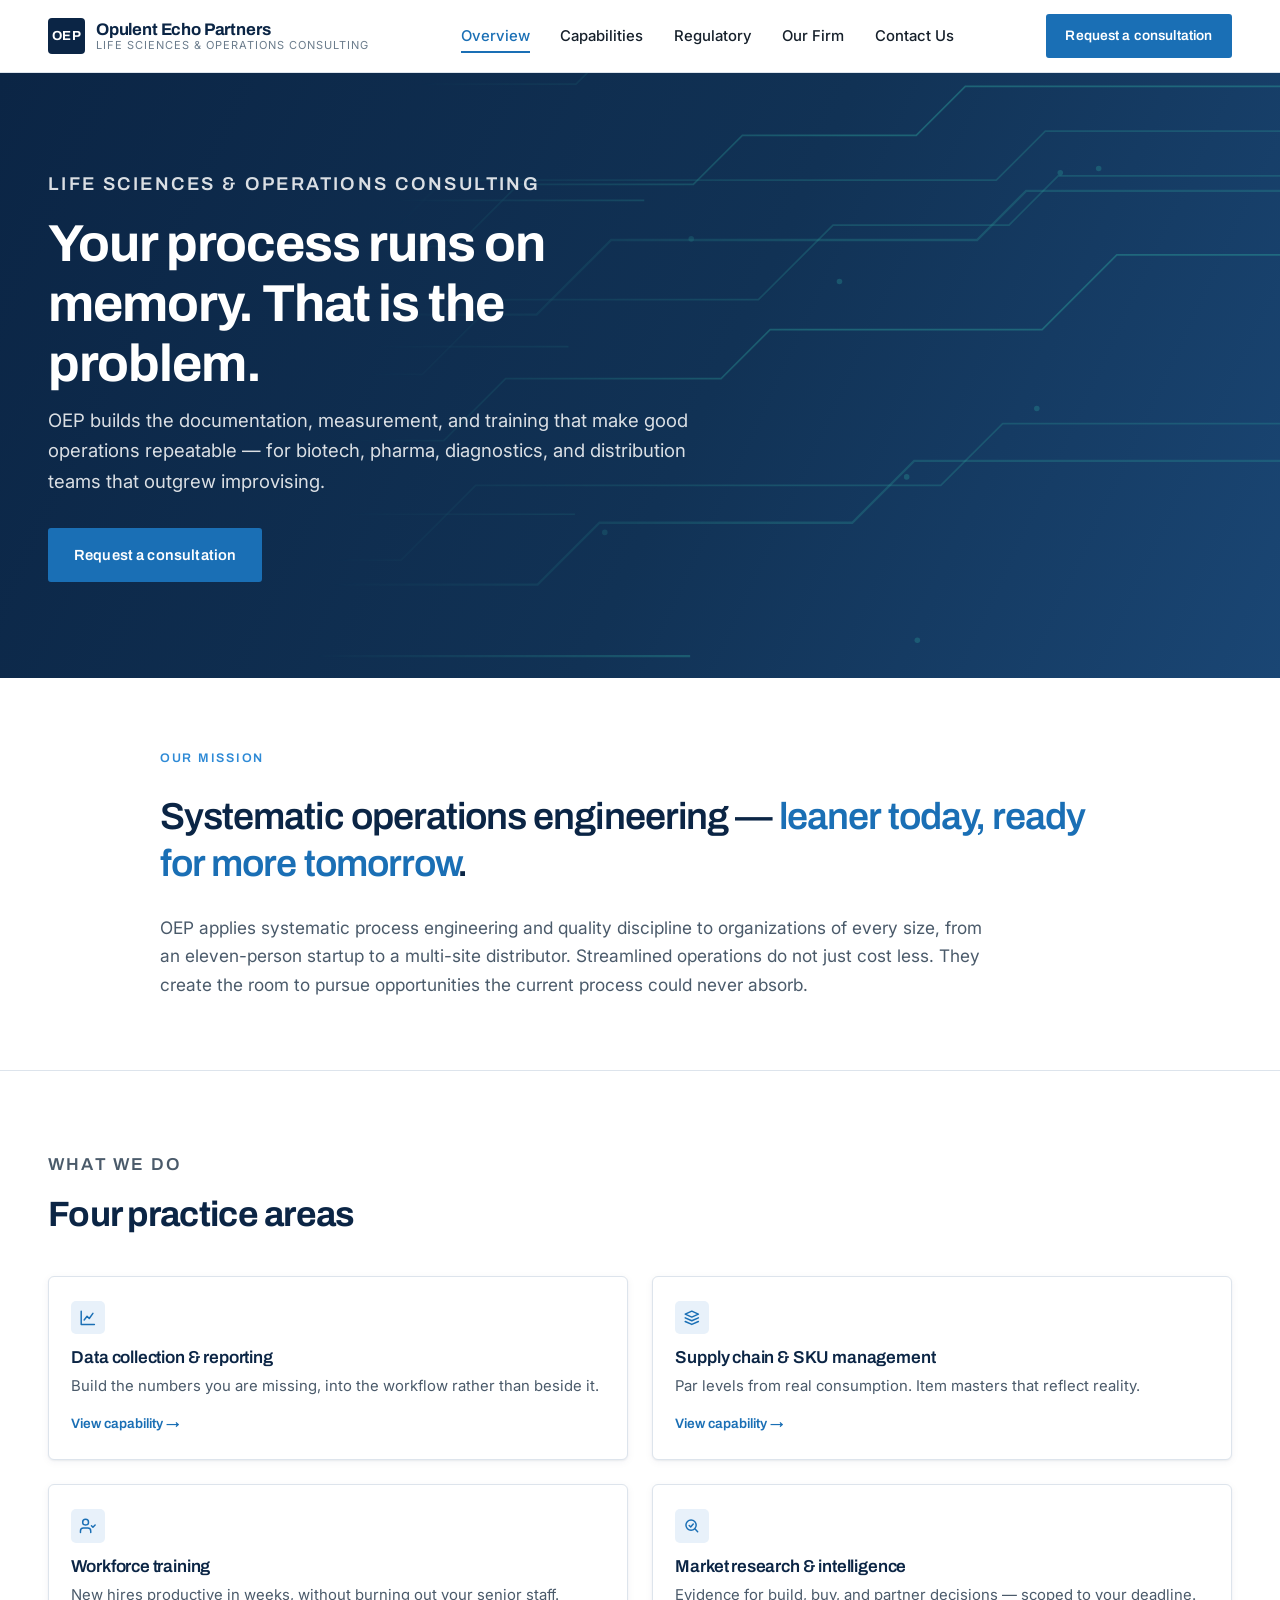
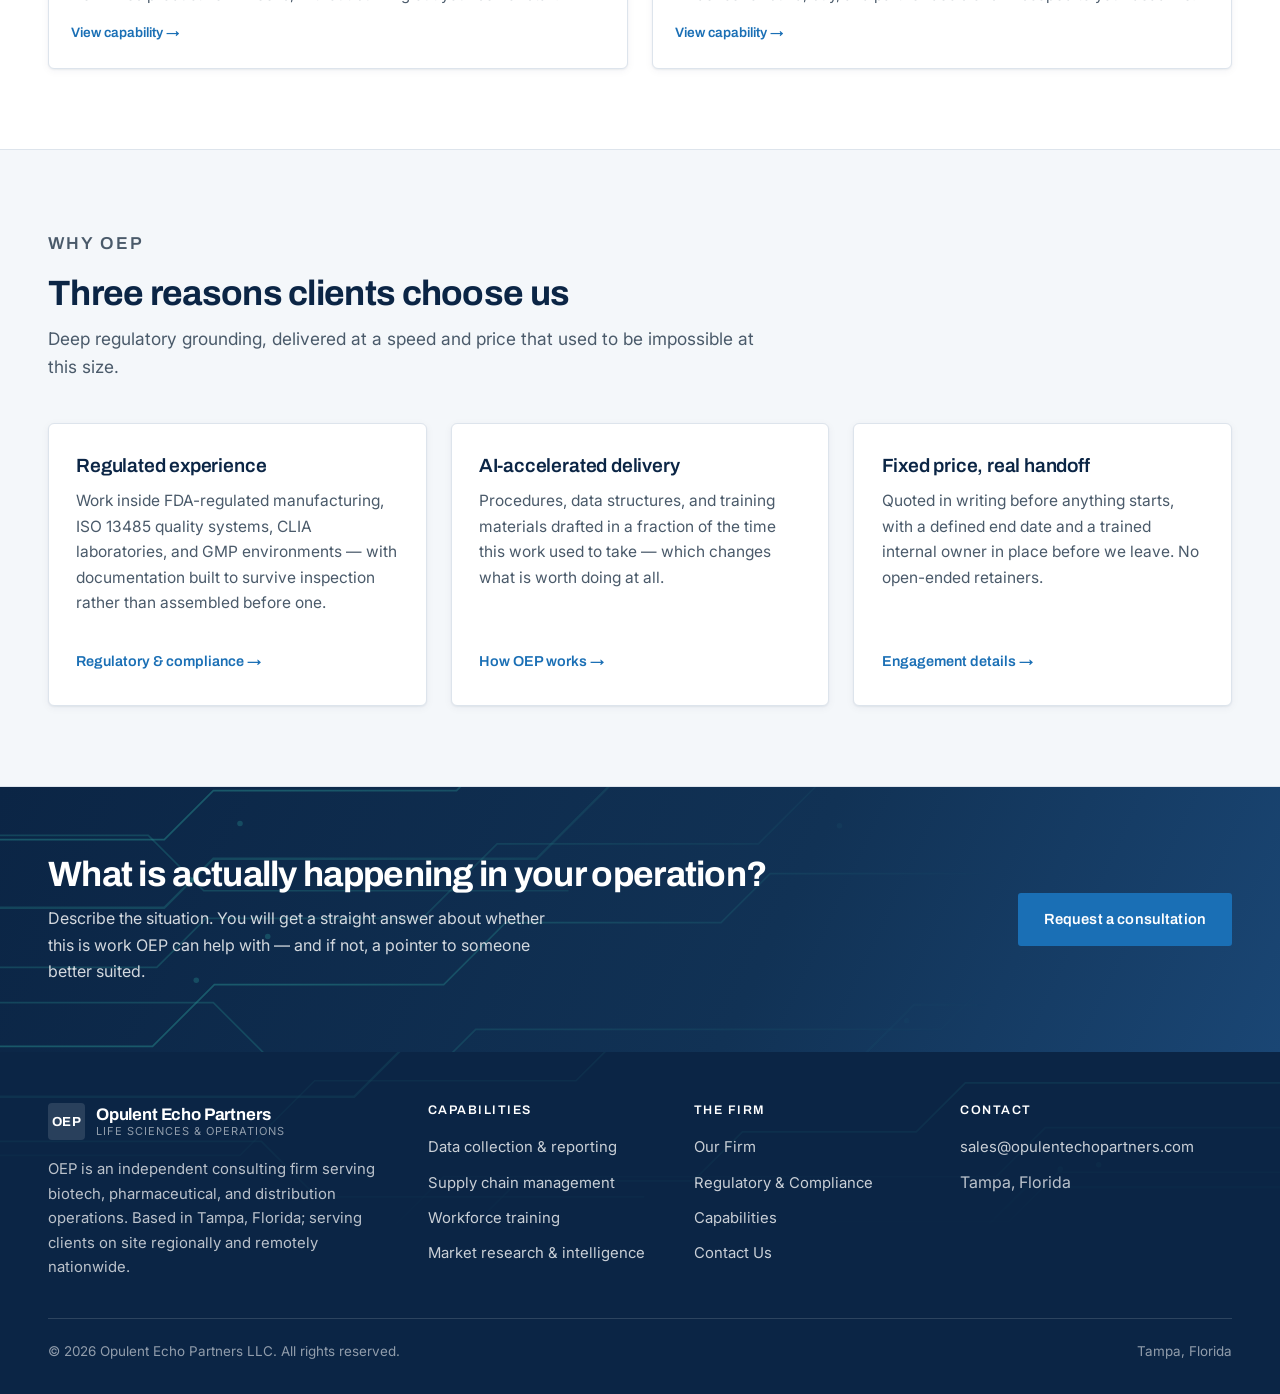
<file: index.html>
<!doctype html>
<html lang="en">
<head>
<meta charset="utf-8">
<meta name="viewport" content="width=device-width, initial-scale=1">
<title>Opulent Echo Partners | Life Sciences &amp; Operations Consulting — Tampa, Florida</title>
<meta name="description" content="Life sciences and operations consulting: process engineering, data collection systems, SKU and supply chain management, and workforce training.">
<link rel="preconnect" href="https://fonts.googleapis.com">
<link rel="preconnect" href="https://fonts.gstatic.com" crossorigin>
<link href="https://fonts.googleapis.com/css2?family=Archivo:wght@500;600;700&family=Inter:wght@400;500;600&display=swap" rel="stylesheet">
<link rel="stylesheet" href="style.css">
</head>
<body>
<a class="skip" href="#main">Skip to main content</a>

<header class="site-header">
  <div class="wrap site-header__inner">
    <a class="brand" href="index.html">
      <span class="brand__mark">OEP</span>
      <span class="brand__text">
        <span class="brand__name">Opulent Echo Partners</span>
        <span class="brand__sub">Life Sciences &amp; Operations Consulting</span>
      </span>
    </a>
    <button class="nav-toggle" aria-expanded="false" aria-controls="site-nav">Menu</button>
    <nav class="site-nav" id="site-nav" aria-label="Main">
      <a href="index.html" aria-current="page">Overview</a>
      <a href="services.html">Capabilities</a>
      <a href="regulatory.html">Regulatory</a>
      <a href="about.html">Our Firm</a>
      <a href="contact.html">Contact Us</a>
    </nav>
    <div class="header-cta">
      <a class="btn btn--primary btn--sm" href="contact.html">Request a consultation</a>
    </div>
  </div>
</header>

<main id="main">

  <section class="hero">
    <div class="wrap">
      <p class="eyebrow">Life Sciences &amp; Operations Consulting</p>
      <h1>Your process runs on memory. That is the problem.</h1>
      <p>OEP builds the documentation, measurement, and training that make good operations repeatable &mdash; for biotech, pharma, diagnostics, and distribution teams that outgrew improvising.</p>
      <div class="hero__actions">
        <a class="btn btn--primary" href="contact.html">Request a consultation</a>
      </div>
    </div>
  </section>

  <section class="mission">
    <div class="wrap mission__inner">
      <p class="mission__label">Our Mission</p>
      <p class="mission__statement">Systematic operations engineering &mdash; <em>leaner today, ready for more tomorrow</em>.</p>
      <p class="mission__support">OEP applies systematic process engineering and quality discipline to organizations of every size, from an eleven-person startup to a multi-site distributor. Streamlined operations do not just cost less. They create the room to pursue opportunities the current process could never absorb.</p>
    </div>
  </section>

  <section class="section">
    <div class="wrap">
      <div class="section__head">
        <p class="eyebrow">What we do</p>
        <h2>Four practice areas</h2>
      </div>
      <div class="grid grid--2">
        <article class="card card--tight">
          <div class="card__icon" aria-hidden="true">
            <svg viewBox="0 0 24 24" fill="none" stroke="currentColor" stroke-width="2" stroke-linecap="round" stroke-linejoin="round"><path d="M3 3v18h18"/><path d="M7 15l4-5 3 3 5-7"/></svg>
          </div>
          <h3>Data collection &amp; reporting</h3>
          <p>Build the numbers you are missing, into the workflow rather than beside it.</p>
          <a class="card__link" href="services.html#data">View capability</a>
        </article>

        <article class="card card--tight">
          <div class="card__icon" aria-hidden="true">
            <svg viewBox="0 0 24 24" fill="none" stroke="currentColor" stroke-width="2" stroke-linecap="round" stroke-linejoin="round"><path d="M3 7l9-4 9 4-9 4-9-4z"/><path d="M3 12l9 4 9-4"/><path d="M3 17l9 4 9-4"/></svg>
          </div>
          <h3>Supply chain &amp; SKU management</h3>
          <p>Par levels from real consumption. Item masters that reflect reality.</p>
          <a class="card__link" href="services.html#supply">View capability</a>
        </article>

        <article class="card card--tight">
          <div class="card__icon" aria-hidden="true">
            <svg viewBox="0 0 24 24" fill="none" stroke="currentColor" stroke-width="2" stroke-linecap="round" stroke-linejoin="round"><path d="M16 21v-2a4 4 0 0 0-4-4H6a4 4 0 0 0-4 4v2"/><circle cx="9" cy="7" r="4"/><path d="M22 11l-3 3-2-2"/></svg>
          </div>
          <h3>Workforce training</h3>
          <p>New hires productive in weeks, without burning out your senior staff.</p>
          <a class="card__link" href="services.html#training">View capability</a>
        </article>

        <article class="card card--tight">
          <div class="card__icon" aria-hidden="true">
            <svg viewBox="0 0 24 24" fill="none" stroke="currentColor" stroke-width="2" stroke-linecap="round" stroke-linejoin="round"><circle cx="11" cy="11" r="7"/><path d="M20 20l-3.5-3.5"/><path d="M8.5 11.5l2 2 3.5-4"/></svg>
          </div>
          <h3>Market research &amp; intelligence</h3>
          <p>Evidence for build, buy, and partner decisions &mdash; scoped to your deadline.</p>
          <a class="card__link" href="services.html#research">View capability</a>
        </article>
      </div>
    </div>
  </section>

  <section class="section section--grey">
    <div class="wrap">
      <div class="section__head">
        <p class="eyebrow eyebrow--dark">Why OEP</p>
        <h2>Three reasons clients choose us</h2>
        <p>Deep regulatory grounding, delivered at a speed and price that used to be impossible at this size.</p>
      </div>
      <div class="grid grid--3">
        <article class="card">
          <h3>Regulated experience</h3>
          <p>Work inside FDA-regulated manufacturing, ISO 13485 quality systems, CLIA laboratories, and GMP environments &mdash; with documentation built to survive inspection rather than assembled before one.</p>
          <a class="card__link" href="regulatory.html">Regulatory &amp; compliance</a>
        </article>
        <article class="card">
          <h3>AI-accelerated delivery</h3>
          <p>Procedures, data structures, and training materials drafted in a fraction of the time this work used to take &mdash; which changes what is worth doing at all.</p>
          <a class="card__link" href="about.html">How OEP works</a>
        </article>
        <article class="card">
          <h3>Fixed price, real handoff</h3>
          <p>Quoted in writing before anything starts, with a defined end date and a trained internal owner in place before we leave. No open-ended retainers.</p>
          <a class="card__link" href="services.html">Engagement details</a>
        </article>
      </div>
    </div>
  </section>

  <section class="cta-band">
    <div class="wrap cta-band__inner">
      <div>
        <h2>What is actually happening in your operation?</h2>
        <p>Describe the situation. You will get a straight answer about whether this is work OEP can help with &mdash; and if not, a pointer to someone better suited.</p>
      </div>
      <div class="cta-band__actions">
        <a class="btn btn--primary" href="contact.html">Request a consultation</a>
      </div>
    </div>
  </section>

</main>

<footer class="site-footer">
  <div class="wrap">
    <div class="site-footer__grid">
      <div>
        <a class="brand" href="index.html">
          <span class="brand__mark">OEP</span>
          <span class="brand__text">
            <span class="brand__name">Opulent Echo Partners</span>
            <span class="brand__sub">Life Sciences &amp; Operations</span>
          </span>
        </a>
        <p style="margin-top:1.1rem">OEP is an independent consulting firm serving biotech, pharmaceutical, and distribution operations. Based in Tampa, Florida; serving clients on site regionally and remotely nationwide.</p>
      </div>
      <div>
        <h4>Capabilities</h4>
        <ul>
          <li><a href="services.html#data">Data collection &amp; reporting</a></li>
          <li><a href="services.html#supply">Supply chain management</a></li>
          <li><a href="services.html#training">Workforce training</a></li>
          <li><a href="services.html#research">Market research &amp; intelligence</a></li>
        </ul>
      </div>
      <div>
        <h4>The Firm</h4>
        <ul>
          <li><a href="about.html">Our Firm</a></li>
          <li><a href="regulatory.html">Regulatory &amp; Compliance</a></li>
          <li><a href="services.html">Capabilities</a></li>
          <li><a href="contact.html">Contact Us</a></li>
        </ul>
      </div>
      <div>
        <h4>Contact</h4>
        <ul>
          <li><a href="mailto:sales@opulentechopartners.com">sales@opulentechopartners.com</a></li>
          <li>Tampa, Florida</li>
        </ul>
      </div>
    </div>
    <div class="wrap legal" style="width:100%">
      <span>&copy; 2026 Opulent Echo Partners LLC. All rights reserved.</span>
      <span>Tampa, Florida</span>
    </div>
  </div>
</footer>

<script src="site.js"></script>
</body>
</html>
</file>
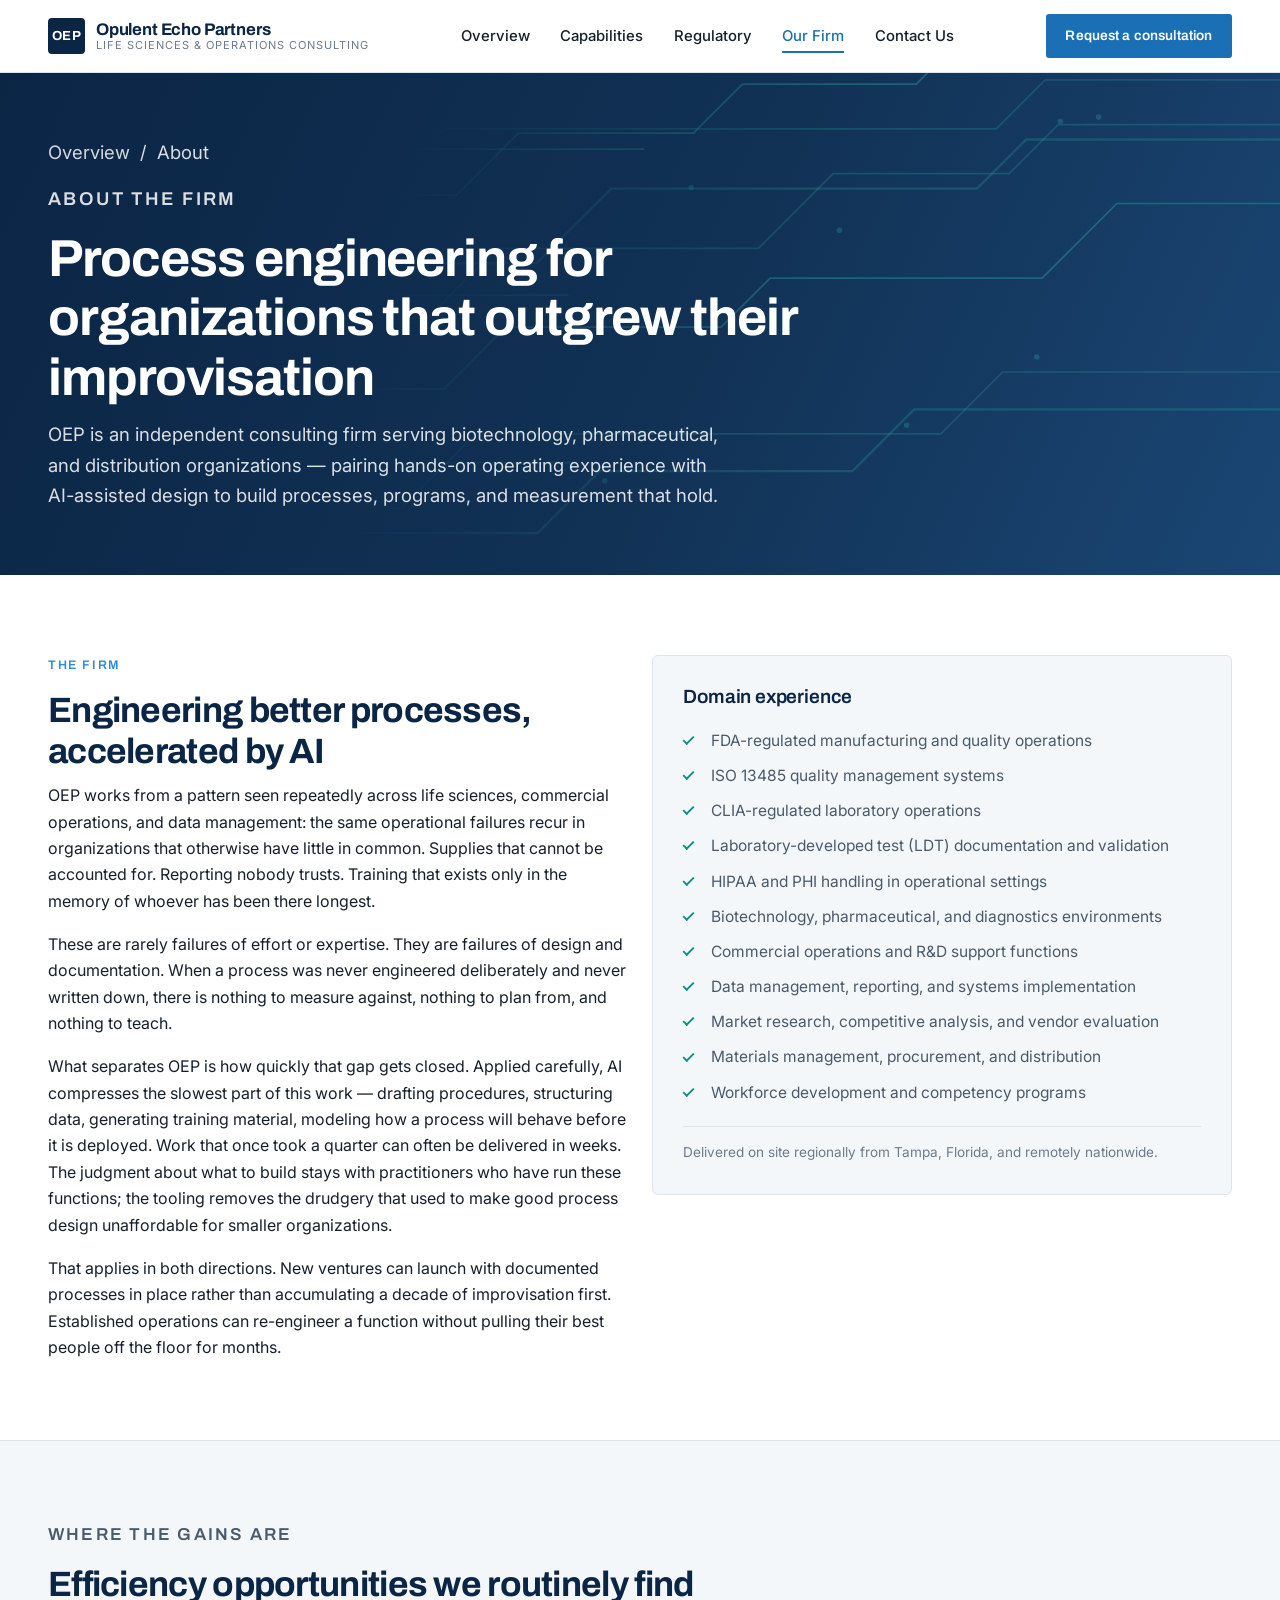
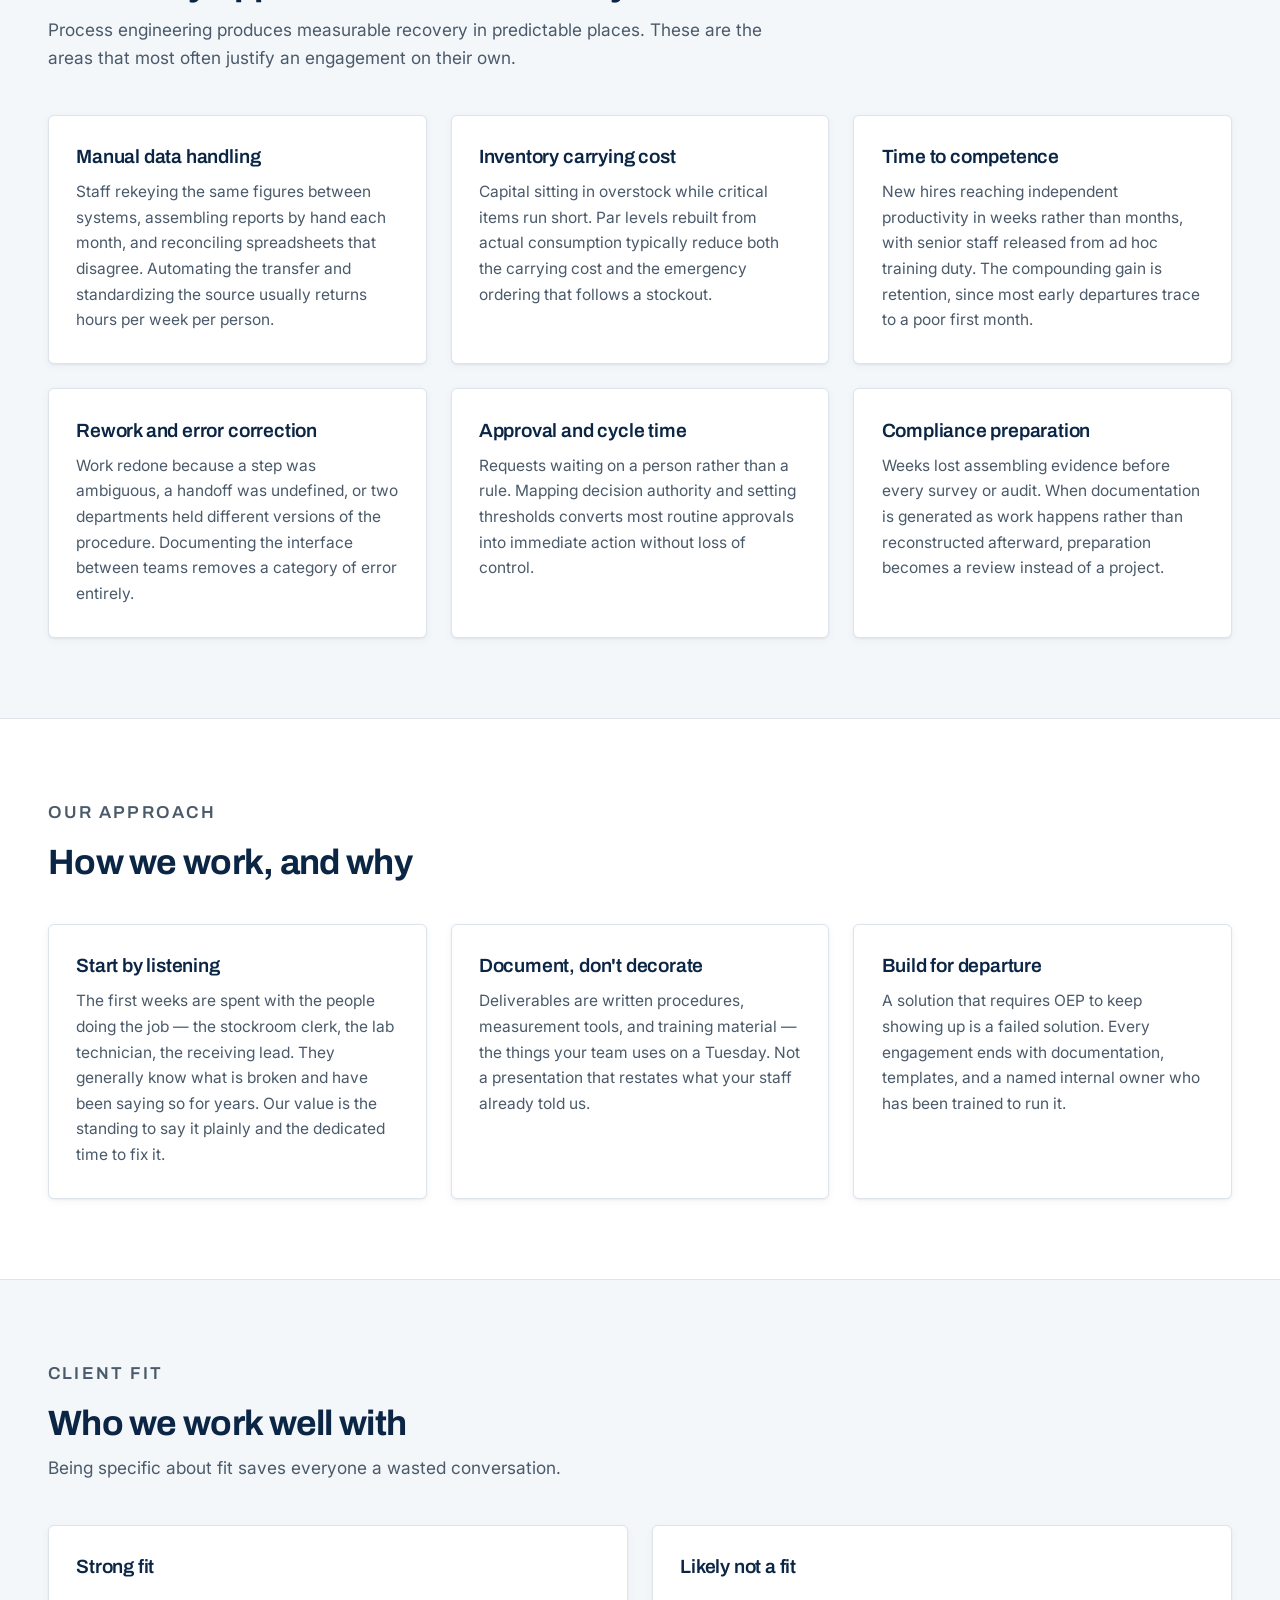
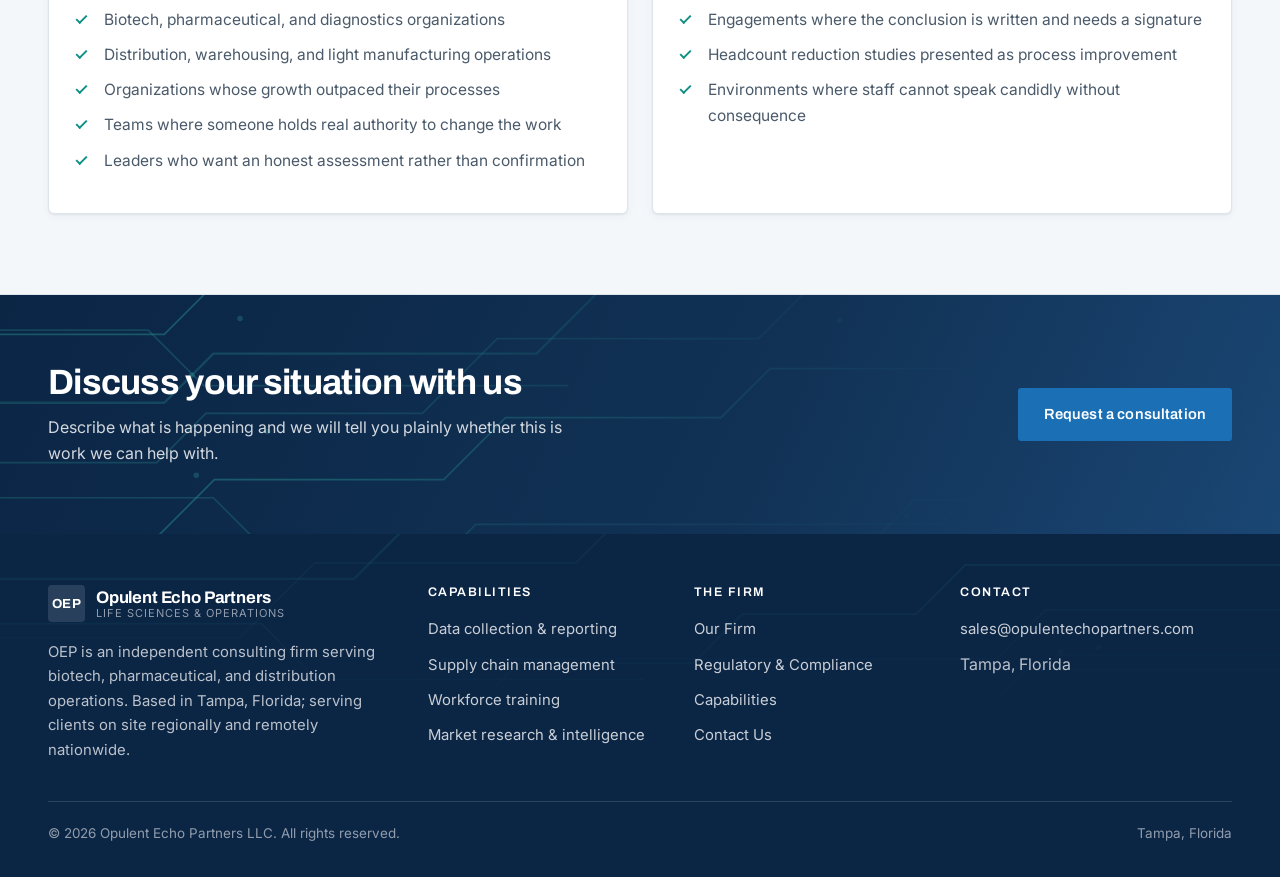
<file: about.html>
<!doctype html>
<html lang="en">
<head>
<meta charset="utf-8">
<meta name="viewport" content="width=device-width, initial-scale=1">
<title>About | Opulent Echo Partners — Life Sciences &amp; Operations Consulting</title>
<meta name="description" content="Opulent Echo Partners is an independent life sciences and operations consulting firm based in Tampa, Florida.">
<link rel="preconnect" href="https://fonts.googleapis.com">
<link rel="preconnect" href="https://fonts.gstatic.com" crossorigin>
<link href="https://fonts.googleapis.com/css2?family=Archivo:wght@500;600;700&family=Inter:wght@400;500;600&display=swap" rel="stylesheet">
<link rel="stylesheet" href="style.css">
</head>
<body>
<a class="skip" href="#main">Skip to main content</a>

<header class="site-header">
  <div class="wrap site-header__inner">
    <a class="brand" href="index.html">
      <span class="brand__mark">OEP</span>
      <span class="brand__text">
        <span class="brand__name">Opulent Echo Partners</span>
        <span class="brand__sub">Life Sciences &amp; Operations Consulting</span>
      </span>
    </a>
    <button class="nav-toggle" aria-expanded="false" aria-controls="site-nav">Menu</button>
    <nav class="site-nav" id="site-nav" aria-label="Main">
      <a href="index.html">Overview</a>
      <a href="services.html">Capabilities</a>
      <a href="regulatory.html">Regulatory</a>
      <a href="about.html" aria-current="page">Our Firm</a>
      <a href="contact.html">Contact Us</a>
    </nav>
    <div class="header-cta">
      <a class="btn btn--primary btn--sm" href="contact.html">Request a consultation</a>
    </div>
  </div>
</header>

<main id="main">

  <section class="hero hero--compact">
    <div class="wrap">
      <p class="crumbs"><a href="index.html">Overview</a> &nbsp;/&nbsp; About</p>
      <p class="eyebrow">About the firm</p>
      <h1>Process engineering for organizations that outgrew their improvisation</h1>
      <p>OEP is an independent consulting firm serving biotechnology, pharmaceutical, and distribution organizations — pairing hands-on operating experience with AI-assisted design to build processes, programs, and measurement that hold.</p>
    </div>
  </section>

  <section class="section">
    <div class="wrap">
      <div class="grid grid--2">
        <div>
          <p class="eyebrow">The firm</p>
          <h2>Engineering better processes, accelerated by AI</h2>
          <p>OEP works from a pattern seen repeatedly across life sciences, commercial operations, and data management: the same operational failures recur in organizations that otherwise have little in common. Supplies that cannot be accounted for. Reporting nobody trusts. Training that exists only in the memory of whoever has been there longest.</p>
          <p>These are rarely failures of effort or expertise. They are failures of design and documentation. When a process was never engineered deliberately and never written down, there is nothing to measure against, nothing to plan from, and nothing to teach.</p>
          <p>What separates OEP is how quickly that gap gets closed. Applied carefully, AI compresses the slowest part of this work — drafting procedures, structuring data, generating training material, modeling how a process will behave before it is deployed. Work that once took a quarter can often be delivered in weeks. The judgment about what to build stays with practitioners who have run these functions; the tooling removes the drudgery that used to make good process design unaffordable for smaller organizations.</p>
          <p>That applies in both directions. New ventures can launch with documented processes in place rather than accumulating a decade of improvisation first. Established operations can re-engineer a function without pulling their best people off the floor for months.</p>
        </div>
        <div>
          <div class="info-panel">
            <h3 style="margin-bottom:1.2rem">Domain experience</h3>
            <ul class="checklist" style="margin-top:0">
              <li>FDA-regulated manufacturing and quality operations</li>
              <li>ISO 13485 quality management systems</li>
              <li>CLIA-regulated laboratory operations</li>
              <li>Laboratory-developed test (LDT) documentation and validation</li>
              <li>HIPAA and PHI handling in operational settings</li>
              <li>Biotechnology, pharmaceutical, and diagnostics environments</li>
              <li>Commercial operations and R&amp;D support functions</li>
              <li>Data management, reporting, and systems implementation</li>
              <li>Market research, competitive analysis, and vendor evaluation</li>
              <li>Materials management, procurement, and distribution</li>
              <li>Workforce development and competency programs</li>
            </ul>
            <p class="service-block__meta">Delivered on site regionally from Tampa, Florida, and remotely nationwide.</p>
          </div>
        </div>
      </div>
    </div>
  </section>

  <section class="section section--grey">
    <div class="wrap">
      <div class="section__head">
        <p class="eyebrow eyebrow--dark">Where the gains are</p>
        <h2>Efficiency opportunities we routinely find</h2>
        <p>Process engineering produces measurable recovery in predictable places. These are the areas that most often justify an engagement on their own.</p>
      </div>
      <div class="grid grid--3">
        <article class="card">
          <h3>Manual data handling</h3>
          <p>Staff rekeying the same figures between systems, assembling reports by hand each month, and reconciling spreadsheets that disagree. Automating the transfer and standardizing the source usually returns hours per week per person.</p>
        </article>
        <article class="card">
          <h3>Inventory carrying cost</h3>
          <p>Capital sitting in overstock while critical items run short. Par levels rebuilt from actual consumption typically reduce both the carrying cost and the emergency ordering that follows a stockout.</p>
        </article>
        <article class="card">
          <h3>Time to competence</h3>
          <p>New hires reaching independent productivity in weeks rather than months, with senior staff released from ad hoc training duty. The compounding gain is retention, since most early departures trace to a poor first month.</p>
        </article>
        <article class="card">
          <h3>Rework and error correction</h3>
          <p>Work redone because a step was ambiguous, a handoff was undefined, or two departments held different versions of the procedure. Documenting the interface between teams removes a category of error entirely.</p>
        </article>
        <article class="card">
          <h3>Approval and cycle time</h3>
          <p>Requests waiting on a person rather than a rule. Mapping decision authority and setting thresholds converts most routine approvals into immediate action without loss of control.</p>
        </article>
        <article class="card">
          <h3>Compliance preparation</h3>
          <p>Weeks lost assembling evidence before every survey or audit. When documentation is generated as work happens rather than reconstructed afterward, preparation becomes a review instead of a project.</p>
        </article>
      </div>
    </div>
  </section>

  <section class="section">
    <div class="wrap">
      <div class="section__head">
        <p class="eyebrow">Our approach</p>
        <h2>How we work, and why</h2>
      </div>
      <div class="grid grid--3">
        <article class="card">
          <h3>Start by listening</h3>
          <p>The first weeks are spent with the people doing the job — the stockroom clerk, the lab technician, the receiving lead. They generally know what is broken and have been saying so for years. Our value is the standing to say it plainly and the dedicated time to fix it.</p>
        </article>
        <article class="card">
          <h3>Document, don't decorate</h3>
          <p>Deliverables are written procedures, measurement tools, and training material — the things your team uses on a Tuesday. Not a presentation that restates what your staff already told us.</p>
        </article>
        <article class="card">
          <h3>Build for departure</h3>
          <p>A solution that requires OEP to keep showing up is a failed solution. Every engagement ends with documentation, templates, and a named internal owner who has been trained to run it.</p>
        </article>
      </div>
    </div>
  </section>

  <section class="section section--grey">
    <div class="wrap">
      <div class="section__head">
        <p class="eyebrow eyebrow--dark">Client fit</p>
        <h2>Who we work well with</h2>
        <p>Being specific about fit saves everyone a wasted conversation.</p>
      </div>
      <div class="grid grid--2">
        <article class="card">
          <h3>Strong fit</h3>
          <ul class="checklist">
            <li>Biotech, pharmaceutical, and diagnostics organizations</li>
            <li>Distribution, warehousing, and light manufacturing operations</li>
            <li>Organizations whose growth outpaced their processes</li>
            <li>Teams where someone holds real authority to change the work</li>
            <li>Leaders who want an honest assessment rather than confirmation</li>
          </ul>
        </article>
        <article class="card">
          <h3>Likely not a fit</h3>
          <ul class="checklist">
            <li>Engagements where the conclusion is written and needs a signature</li>
            <li>Headcount reduction studies presented as process improvement</li>
            <li>Environments where staff cannot speak candidly without consequence</li>
          </ul>
        </article>
      </div>
    </div>
  </section>

  <section class="cta-band">
    <div class="wrap cta-band__inner">
      <div>
        <h2>Discuss your situation with us</h2>
        <p>Describe what is happening and we will tell you plainly whether this is work we can help with.</p>
      </div>
      <div class="cta-band__actions">
        <a class="btn btn--primary" href="contact.html">Request a consultation</a>
      </div>
    </div>
  </section>

</main>

<footer class="site-footer">
  <div class="wrap">
    <div class="site-footer__grid">
      <div>
        <a class="brand" href="index.html">
          <span class="brand__mark">OEP</span>
          <span class="brand__text">
            <span class="brand__name">Opulent Echo Partners</span>
            <span class="brand__sub">Life Sciences &amp; Operations</span>
          </span>
        </a>
        <p style="margin-top:1.1rem">OEP is an independent consulting firm serving biotech, pharmaceutical, and distribution operations. Based in Tampa, Florida; serving clients on site regionally and remotely nationwide.</p>
      </div>
      <div>
        <h4>Capabilities</h4>
        <ul>
          <li><a href="services.html#data">Data collection &amp; reporting</a></li>
          <li><a href="services.html#supply">Supply chain management</a></li>
          <li><a href="services.html#training">Workforce training</a></li>
          <li><a href="services.html#research">Market research &amp; intelligence</a></li>
        </ul>
      </div>
      <div>
        <h4>The Firm</h4>
        <ul>
          <li><a href="about.html">Our Firm</a></li>
          <li><a href="regulatory.html">Regulatory &amp; Compliance</a></li>
          <li><a href="services.html">Capabilities</a></li>
          <li><a href="contact.html">Contact Us</a></li>
        </ul>
      </div>
      <div>
        <h4>Contact</h4>
        <ul>
          <li><a href="mailto:sales@opulentechopartners.com">sales@opulentechopartners.com</a></li>
          <li>Tampa, Florida</li>
        </ul>
      </div>
    </div>
    <div class="wrap legal" style="width:100%">
      <span>&copy; 2026 Opulent Echo Partners LLC. All rights reserved.</span>
      <span>Tampa, Florida</span>
    </div>
  </div>
</footer>

<script src="site.js"></script>
</body>
</html>
</file>
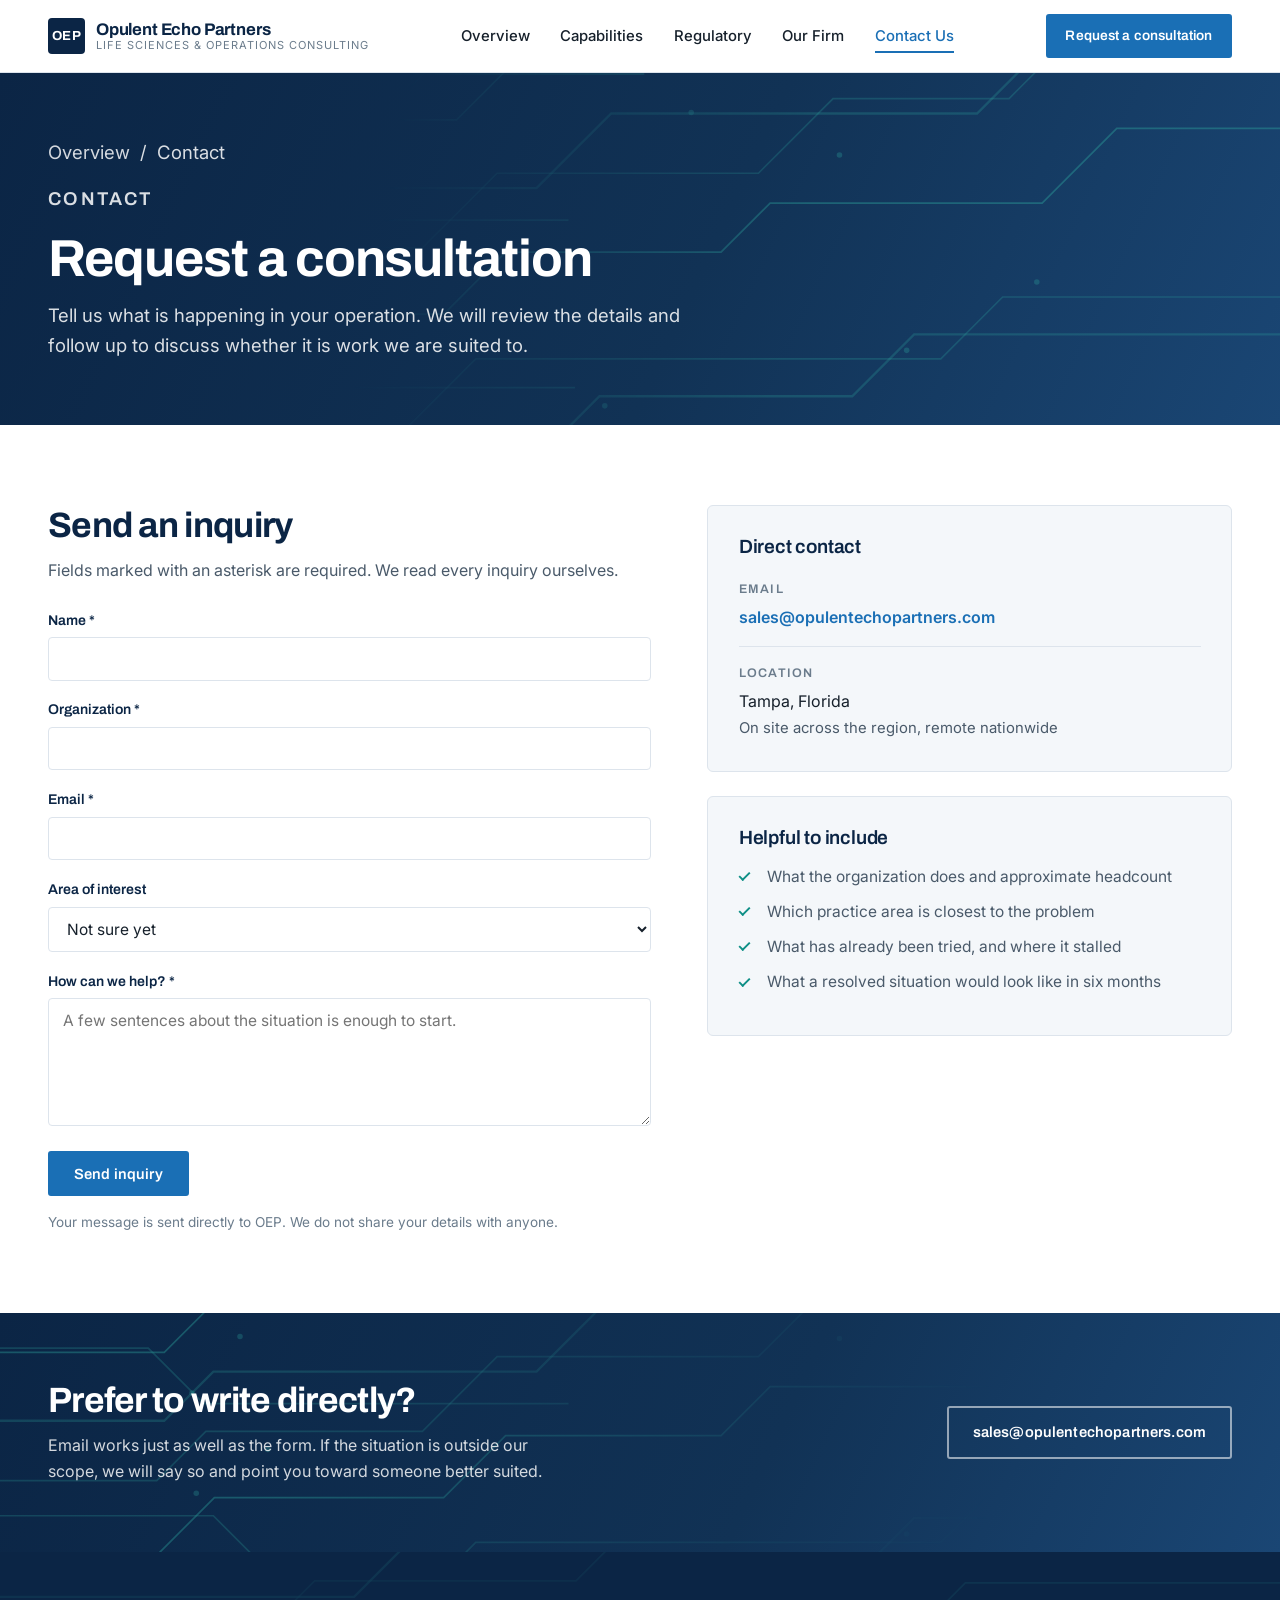
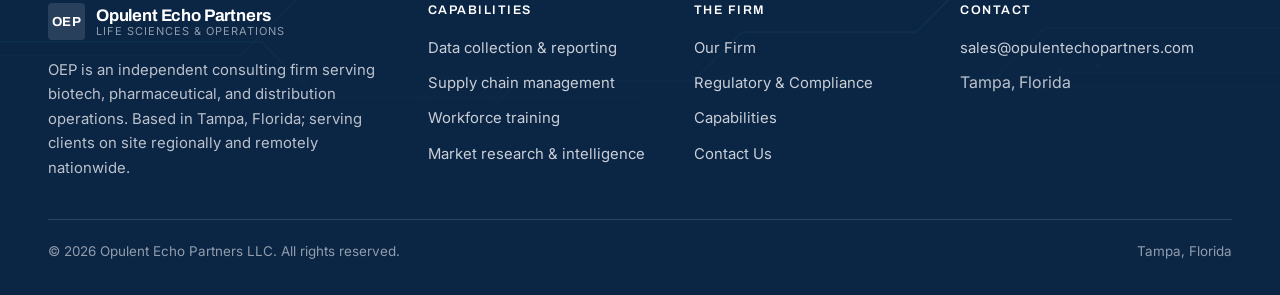
<file: contact.html>
<!doctype html>
<html lang="en">
<head>
<meta charset="utf-8">
<meta name="viewport" content="width=device-width, initial-scale=1">
<title>Contact | Opulent Echo Partners — Life Sciences &amp; Operations Consulting</title>
<meta name="description" content="Contact Opulent Echo Partners — life sciences and operations consulting, Tampa, Florida.">
<link rel="preconnect" href="https://fonts.googleapis.com">
<link rel="preconnect" href="https://fonts.gstatic.com" crossorigin>
<link href="https://fonts.googleapis.com/css2?family=Archivo:wght@500;600;700&family=Inter:wght@400;500;600&display=swap" rel="stylesheet">
<link rel="stylesheet" href="style.css">
</head>
<body>
<a class="skip" href="#main">Skip to main content</a>

<header class="site-header">
  <div class="wrap site-header__inner">
    <a class="brand" href="index.html">
      <span class="brand__mark">OEP</span>
      <span class="brand__text">
        <span class="brand__name">Opulent Echo Partners</span>
        <span class="brand__sub">Life Sciences &amp; Operations Consulting</span>
      </span>
    </a>
    <button class="nav-toggle" aria-expanded="false" aria-controls="site-nav">Menu</button>
    <nav class="site-nav" id="site-nav" aria-label="Main">
      <a href="index.html">Overview</a>
      <a href="services.html">Capabilities</a>
      <a href="regulatory.html">Regulatory</a>
      <a href="about.html">Our Firm</a>
      <a href="contact.html" aria-current="page">Contact Us</a>
    </nav>
    <div class="header-cta">
      <a class="btn btn--primary btn--sm" href="#request">Request a consultation</a>
    </div>
  </div>
</header>

<main id="main">

  <section class="hero hero--compact">
    <div class="wrap">
      <p class="crumbs"><a href="index.html">Overview</a> &nbsp;/&nbsp; Contact</p>
      <p class="eyebrow">Contact</p>
      <h1>Request a consultation</h1>
      <p>Tell us what is happening in your operation. We will review the details and follow up to discuss whether it is work we are suited to.</p>
    </div>
  </section>

  <section class="section" id="request">
    <div class="wrap">
      <div class="contact-layout">

        <div id="inquiryForm">
          <h2>Send an inquiry</h2>
          <p style="color:var(--slate);margin-bottom:1.6rem">Fields marked with an asterisk are required. We read every inquiry ourselves.</p>

          <div class="field">
            <label for="name">Name *</label>
            <input type="text" id="name" name="name" autocomplete="name">
          </div>

          <div class="field">
            <label for="org">Organization *</label>
            <input type="text" id="org" name="org" autocomplete="organization">
          </div>

          <div class="field">
            <label for="email">Email *</label>
            <input type="email" id="email" name="email" autocomplete="email">
          </div>

          <div class="field">
            <label for="area">Area of interest</label>
            <select id="area" name="area">
              <option>Not sure yet</option>
              <option>Data collection &amp; reporting</option>
              <option>Supply chain &amp; SKU management</option>
              <option>Workforce training</option>
              <option>Market research &amp; intelligence</option>
              <option>Multiple areas</option>
              <option value="Other">Other</option>
            </select>
          </div>

          <div class="field" id="otherWrap" hidden>
            <label for="areaOther">Please specify</label>
            <input type="text" id="areaOther" name="areaOther" placeholder="Describe the area you have in mind">
          </div>

          <div class="field">
            <label for="message">How can we help? *</label>
            <textarea id="message" name="message" placeholder="A few sentences about the situation is enough to start."></textarea>
          </div>

          <div style="position:absolute;left:-9999px" aria-hidden="true">
            <label for="company_website">Leave this field empty</label>
            <input type="text" id="company_website" name="_gotcha" tabindex="-1" autocomplete="off">
          </div>

          <button type="button" class="btn btn--primary" id="send">Send inquiry</button>
          <p class="form-note" id="formNote">Your message is sent directly to OEP. We do not share your details with anyone.</p>
        </div>

        <div>
          <div class="info-panel">
            <h3 style="margin-bottom:1.3rem">Direct contact</h3>
            <dl style="margin:0">
              <div class="info-row">
                <dt>Email</dt>
                <dd><a href="mailto:sales@opulentechopartners.com">sales@opulentechopartners.com</a></dd>
              </div>
              <div class="info-row">
                <dt>Location</dt>
                <dd>Tampa, Florida<br><span style="color:var(--slate);font-size:.93rem">On site across the region, remote nationwide</span></dd>
              </div>
            </dl>
          </div>

          <div class="info-panel" style="margin-top:1.5rem">
            <h3 style="margin-bottom:.9rem">Helpful to include</h3>
            <ul class="checklist" style="margin-top:0">
              <li>What the organization does and approximate headcount</li>
              <li>Which practice area is closest to the problem</li>
              <li>What has already been tried, and where it stalled</li>
              <li>What a resolved situation would look like in six months</li>
            </ul>
          </div>
        </div>

      </div>
    </div>
  </section>

  <section class="cta-band">
    <div class="wrap cta-band__inner">
      <div>
        <h2>Prefer to write directly?</h2>
        <p>Email works just as well as the form. If the situation is outside our scope, we will say so and point you toward someone better suited.</p>
      </div>
      <div class="cta-band__actions">
        <a class="btn btn--ghost" href="mailto:sales@opulentechopartners.com">sales@opulentechopartners.com</a>
      </div>
    </div>
  </section>

</main>

<footer class="site-footer">
  <div class="wrap">
    <div class="site-footer__grid">
      <div>
        <a class="brand" href="index.html">
          <span class="brand__mark">OEP</span>
          <span class="brand__text">
            <span class="brand__name">Opulent Echo Partners</span>
            <span class="brand__sub">Life Sciences &amp; Operations</span>
          </span>
        </a>
        <p style="margin-top:1.1rem">OEP is an independent consulting firm serving biotech, pharmaceutical, and distribution operations. Based in Tampa, Florida; serving clients on site regionally and remotely nationwide.</p>
      </div>
      <div>
        <h4>Capabilities</h4>
        <ul>
          <li><a href="services.html#data">Data collection &amp; reporting</a></li>
          <li><a href="services.html#supply">Supply chain management</a></li>
          <li><a href="services.html#training">Workforce training</a></li>
          <li><a href="services.html#research">Market research &amp; intelligence</a></li>
        </ul>
      </div>
      <div>
        <h4>The Firm</h4>
        <ul>
          <li><a href="about.html">Our Firm</a></li>
          <li><a href="regulatory.html">Regulatory &amp; Compliance</a></li>
          <li><a href="services.html">Capabilities</a></li>
          <li><a href="contact.html">Contact Us</a></li>
        </ul>
      </div>
      <div>
        <h4>Contact</h4>
        <ul>
          <li><a href="mailto:sales@opulentechopartners.com">sales@opulentechopartners.com</a></li>
          <li>Tampa, Florida</li>
        </ul>
      </div>
    </div>
    <div class="wrap legal" style="width:100%">
      <span>&copy; 2026 Opulent Echo Partners LLC. All rights reserved.</span>
      <span>Tampa, Florida</span>
    </div>
  </div>
</footer>

<script src="site.js"></script>
</body>
</html>
</file>
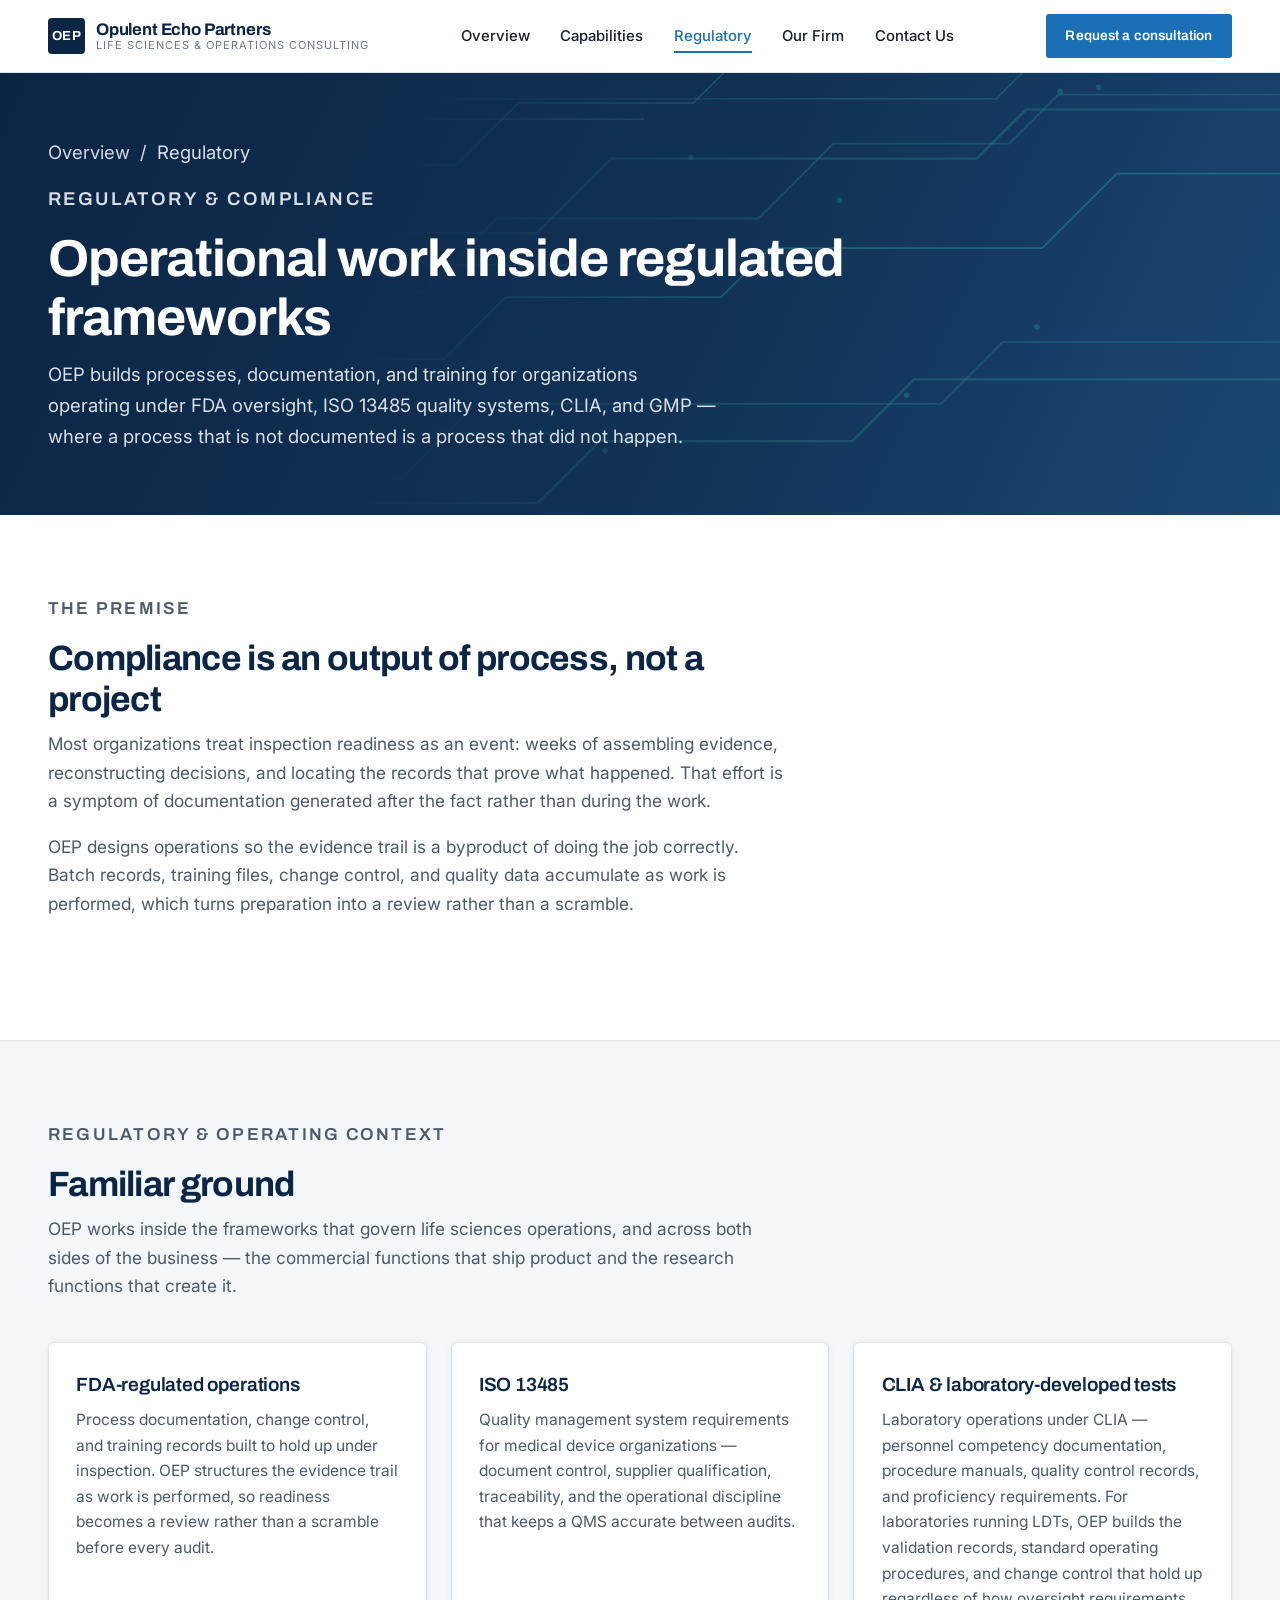
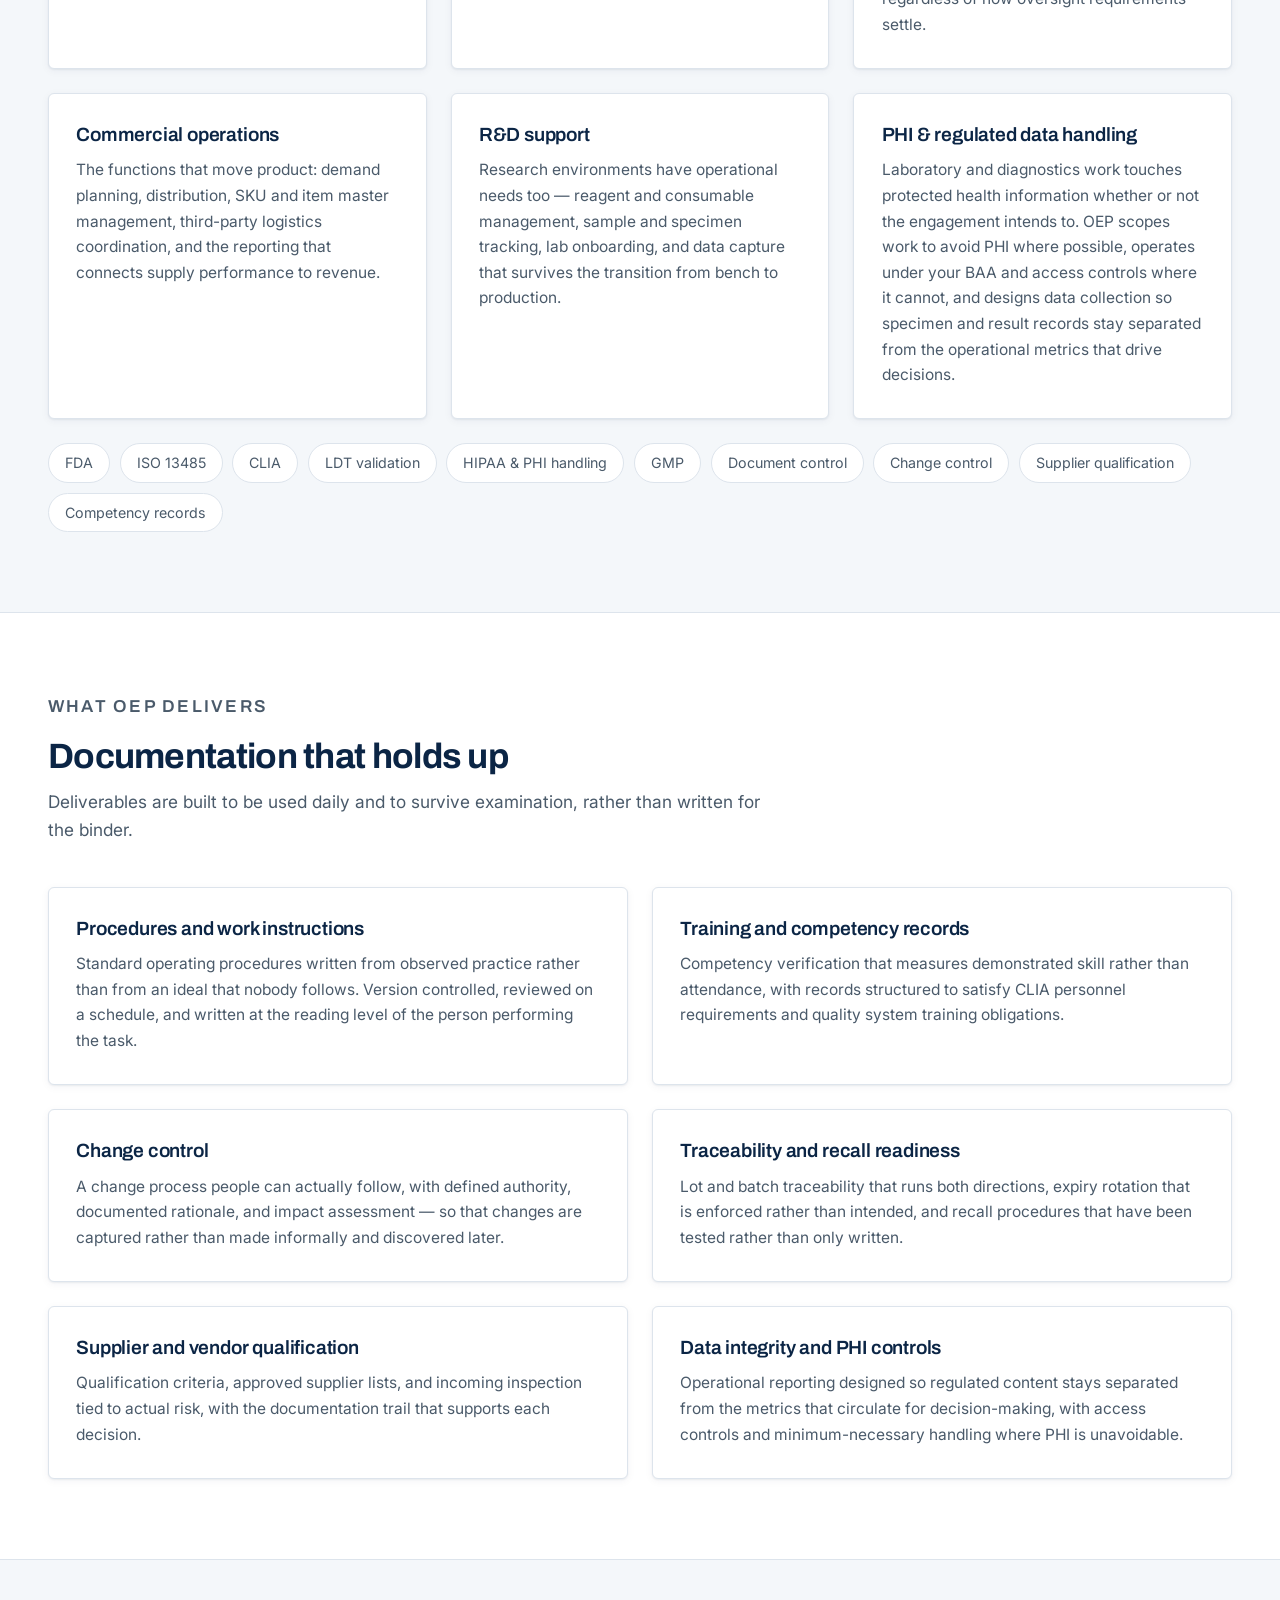
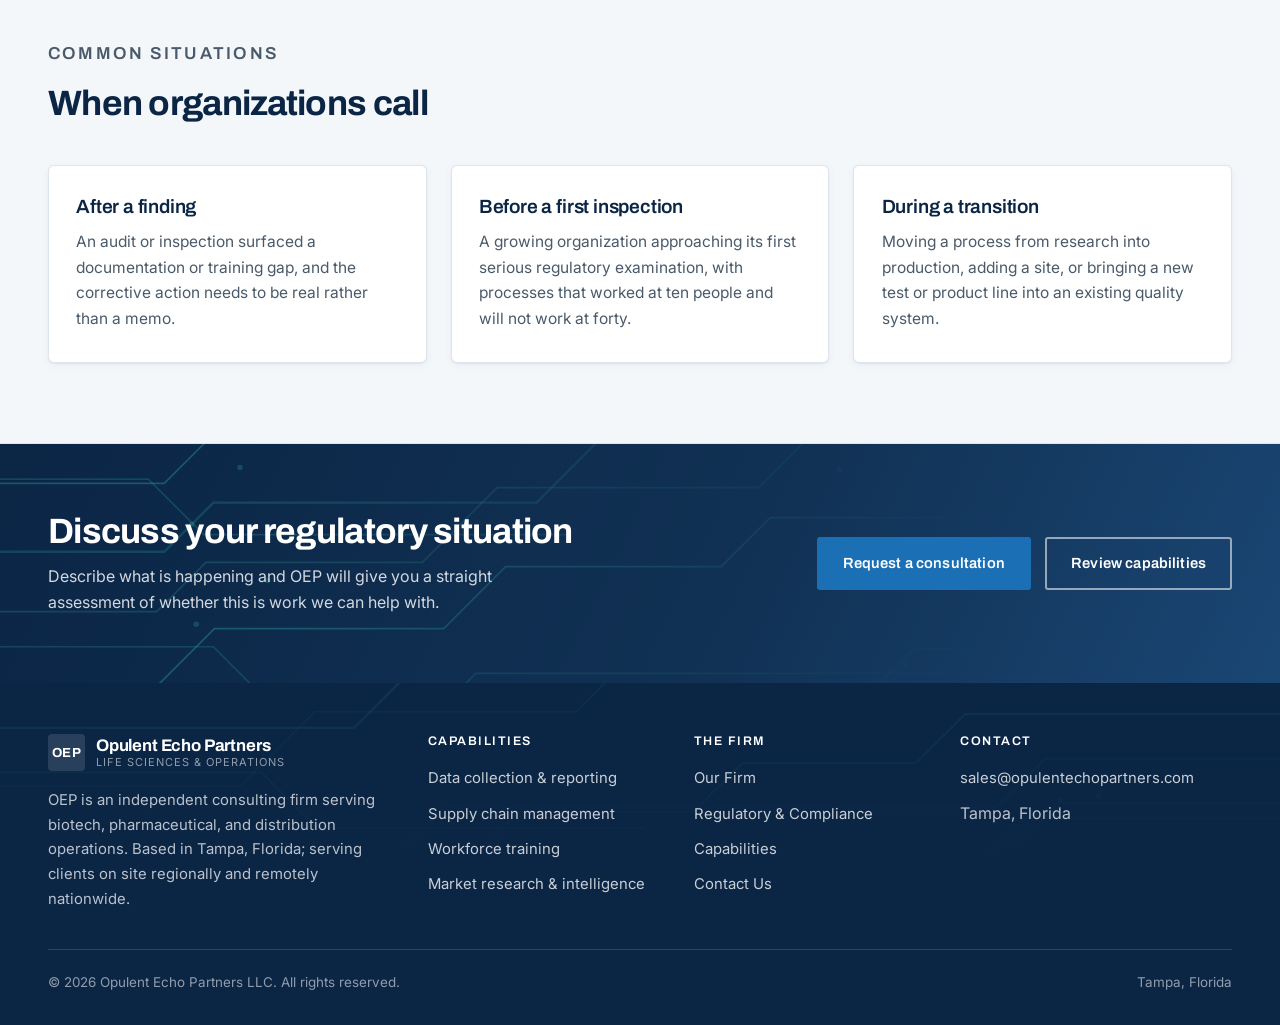
<file: regulatory.html>
<!doctype html>
<html lang="en">
<head>
<meta charset="utf-8">
<meta name="viewport" content="width=device-width, initial-scale=1">
<title>Regulatory &amp; Compliance | Opulent Echo Partners — FDA, ISO 13485, CLIA Consulting</title>
<meta name="description" content="Operational consulting inside FDA-regulated manufacturing, ISO 13485 quality systems, CLIA laboratories, LDT validation, GMP documentation, and HIPAA PHI handling.">
<link rel="preconnect" href="https://fonts.googleapis.com">
<link rel="preconnect" href="https://fonts.gstatic.com" crossorigin>
<link href="https://fonts.googleapis.com/css2?family=Archivo:wght@500;600;700&family=Inter:wght@400;500;600&display=swap" rel="stylesheet">
<link rel="stylesheet" href="style.css">
</head>
<body>
<a class="skip" href="#main">Skip to main content</a>

<header class="site-header">
  <div class="wrap site-header__inner">
    <a class="brand" href="index.html">
      <span class="brand__mark">OEP</span>
      <span class="brand__text">
        <span class="brand__name">Opulent Echo Partners</span>
        <span class="brand__sub">Life Sciences &amp; Operations Consulting</span>
      </span>
    </a>
    <button class="nav-toggle" aria-expanded="false" aria-controls="site-nav">Menu</button>
    <nav class="site-nav" id="site-nav" aria-label="Main">
      <a href="index.html">Overview</a>
      <a href="services.html">Capabilities</a>
      <a href="regulatory.html" aria-current="page">Regulatory</a>
      <a href="about.html">Our Firm</a>
      <a href="contact.html">Contact Us</a>
    </nav>
    <div class="header-cta">
      <a class="btn btn--primary btn--sm" href="contact.html">Request a consultation</a>
    </div>
  </div>
</header>

<main id="main">

  <section class="hero hero--compact">
    <div class="wrap">
      <p class="crumbs"><a href="index.html">Overview</a> &nbsp;/&nbsp; Regulatory</p>
      <p class="eyebrow">Regulatory &amp; compliance</p>
      <h1>Operational work inside regulated frameworks</h1>
      <p>OEP builds processes, documentation, and training for organizations operating under FDA oversight, ISO 13485 quality systems, CLIA, and GMP &mdash; where a process that is not documented is a process that did not happen.</p>
    </div>
  </section>

  <section class="section">
    <div class="wrap">
      <div class="section__head">
        <p class="eyebrow">The premise</p>
        <h2>Compliance is an output of process, not a project</h2>
        <p>Most organizations treat inspection readiness as an event: weeks of assembling evidence, reconstructing decisions, and locating the records that prove what happened. That effort is a symptom of documentation generated after the fact rather than during the work.</p>
        <p>OEP designs operations so the evidence trail is a byproduct of doing the job correctly. Batch records, training files, change control, and quality data accumulate as work is performed, which turns preparation into a review rather than a scramble.</p>
      </div>
    </div>
  </section>

  <section class="section section--grey">
<div class="wrap">
      <div class="section__head">
        <p class="eyebrow">Regulatory &amp; operating context</p>
        <h2>Familiar ground</h2>
        <p>OEP works inside the frameworks that govern life sciences operations, and across both sides of the business — the commercial functions that ship product and the research functions that create it.</p>
      </div>
      <div class="grid grid--3">
        <article class="card">
          <h3>FDA-regulated operations</h3>
          <p>Process documentation, change control, and training records built to hold up under inspection. OEP structures the evidence trail as work is performed, so readiness becomes a review rather than a scramble before every audit.</p>
        </article>
        <article class="card">
          <h3>ISO 13485</h3>
          <p>Quality management system requirements for medical device organizations — document control, supplier qualification, traceability, and the operational discipline that keeps a QMS accurate between audits.</p>
        </article>
        <article class="card">
          <h3>CLIA &amp; laboratory-developed tests</h3>
          <p>Laboratory operations under CLIA — personnel competency documentation, procedure manuals, quality control records, and proficiency requirements. For laboratories running LDTs, OEP builds the validation records, standard operating procedures, and change control that hold up regardless of how oversight requirements settle.</p>
        </article>
        <article class="card">
          <h3>Commercial operations</h3>
          <p>The functions that move product: demand planning, distribution, SKU and item master management, third-party logistics coordination, and the reporting that connects supply performance to revenue.</p>
        </article>
        <article class="card">
          <h3>R&amp;D support</h3>
          <p>Research environments have operational needs too — reagent and consumable management, sample and specimen tracking, lab onboarding, and data capture that survives the transition from bench to production.</p>
        </article>
        <article class="card">
          <h3>PHI &amp; regulated data handling</h3>
          <p>Laboratory and diagnostics work touches protected health information whether or not the engagement intends to. OEP scopes work to avoid PHI where possible, operates under your BAA and access controls where it cannot, and designs data collection so specimen and result records stay separated from the operational metrics that drive decisions.</p>
        </article>
      </div>
      <div class="pill-row">
        <span class="pill">FDA</span>
        <span class="pill">ISO 13485</span>
        <span class="pill">CLIA</span>
        <span class="pill">LDT validation</span>
        <span class="pill">HIPAA &amp; PHI handling</span>
        <span class="pill">GMP</span>
        <span class="pill">Document control</span>
        <span class="pill">Change control</span>
        <span class="pill">Supplier qualification</span>
        <span class="pill">Competency records</span>
      </div>
        </div>
  </section>

  <section class="section">
    <div class="wrap">
      <div class="section__head">
        <p class="eyebrow">What OEP delivers</p>
        <h2>Documentation that holds up</h2>
        <p>Deliverables are built to be used daily and to survive examination, rather than written for the binder.</p>
      </div>
      <div class="grid grid--2">
        <article class="card">
          <h3>Procedures and work instructions</h3>
          <p>Standard operating procedures written from observed practice rather than from an ideal that nobody follows. Version controlled, reviewed on a schedule, and written at the reading level of the person performing the task.</p>
        </article>
        <article class="card">
          <h3>Training and competency records</h3>
          <p>Competency verification that measures demonstrated skill rather than attendance, with records structured to satisfy CLIA personnel requirements and quality system training obligations.</p>
        </article>
        <article class="card">
          <h3>Change control</h3>
          <p>A change process people can actually follow, with defined authority, documented rationale, and impact assessment &mdash; so that changes are captured rather than made informally and discovered later.</p>
        </article>
        <article class="card">
          <h3>Traceability and recall readiness</h3>
          <p>Lot and batch traceability that runs both directions, expiry rotation that is enforced rather than intended, and recall procedures that have been tested rather than only written.</p>
        </article>
        <article class="card">
          <h3>Supplier and vendor qualification</h3>
          <p>Qualification criteria, approved supplier lists, and incoming inspection tied to actual risk, with the documentation trail that supports each decision.</p>
        </article>
        <article class="card">
          <h3>Data integrity and PHI controls</h3>
          <p>Operational reporting designed so regulated content stays separated from the metrics that circulate for decision-making, with access controls and minimum-necessary handling where PHI is unavoidable.</p>
        </article>
      </div>
    </div>
  </section>

  <section class="section section--grey">
    <div class="wrap">
      <div class="section__head">
        <p class="eyebrow eyebrow--dark">Common situations</p>
        <h2>When organizations call</h2>
      </div>
      <div class="grid grid--3">
        <article class="card">
          <h3>After a finding</h3>
          <p>An audit or inspection surfaced a documentation or training gap, and the corrective action needs to be real rather than a memo.</p>
        </article>
        <article class="card">
          <h3>Before a first inspection</h3>
          <p>A growing organization approaching its first serious regulatory examination, with processes that worked at ten people and will not work at forty.</p>
        </article>
        <article class="card">
          <h3>During a transition</h3>
          <p>Moving a process from research into production, adding a site, or bringing a new test or product line into an existing quality system.</p>
        </article>
      </div>
    </div>
  </section>

  <section class="cta-band">
    <div class="wrap cta-band__inner">
      <div>
        <h2>Discuss your regulatory situation</h2>
        <p>Describe what is happening and OEP will give you a straight assessment of whether this is work we can help with.</p>
      </div>
      <div class="cta-band__actions">
        <a class="btn btn--primary" href="contact.html">Request a consultation</a>
        <a class="btn btn--ghost" href="services.html">Review capabilities</a>
      </div>
    </div>
  </section>

</main>

<footer class="site-footer">
  <div class="wrap">
    <div class="site-footer__grid">
      <div>
        <a class="brand" href="index.html">
          <span class="brand__mark">OEP</span>
          <span class="brand__text">
            <span class="brand__name">Opulent Echo Partners</span>
            <span class="brand__sub">Life Sciences &amp; Operations</span>
          </span>
        </a>
        <p style="margin-top:1.1rem">OEP is an independent consulting firm serving biotech, pharmaceutical, and distribution operations. Based in Tampa, Florida; serving clients on site regionally and remotely nationwide.</p>
      </div>
      <div>
        <h4>Capabilities</h4>
        <ul>
          <li><a href="services.html#data">Data collection &amp; reporting</a></li>
          <li><a href="services.html#supply">Supply chain management</a></li>
          <li><a href="services.html#training">Workforce training</a></li>
          <li><a href="services.html#research">Market research &amp; intelligence</a></li>
        </ul>
      </div>
      <div>
        <h4>The Firm</h4>
        <ul>
          <li><a href="about.html">Our Firm</a></li>
          <li><a href="regulatory.html">Regulatory &amp; Compliance</a></li>
          <li><a href="services.html">Capabilities</a></li>
          <li><a href="contact.html">Contact Us</a></li>
        </ul>
      </div>
      <div>
        <h4>Contact</h4>
        <ul>
          <li><a href="mailto:sales@opulentechopartners.com">sales@opulentechopartners.com</a></li>
          <li>Tampa, Florida</li>
        </ul>
      </div>
    </div>
    <div class="wrap legal" style="width:100%">
      <span>&copy; 2026 Opulent Echo Partners LLC. All rights reserved.</span>
      <span>Tampa, Florida</span>
    </div>
  </div>
</footer>

<script src="site.js"></script>
</body>
</html>
</file>
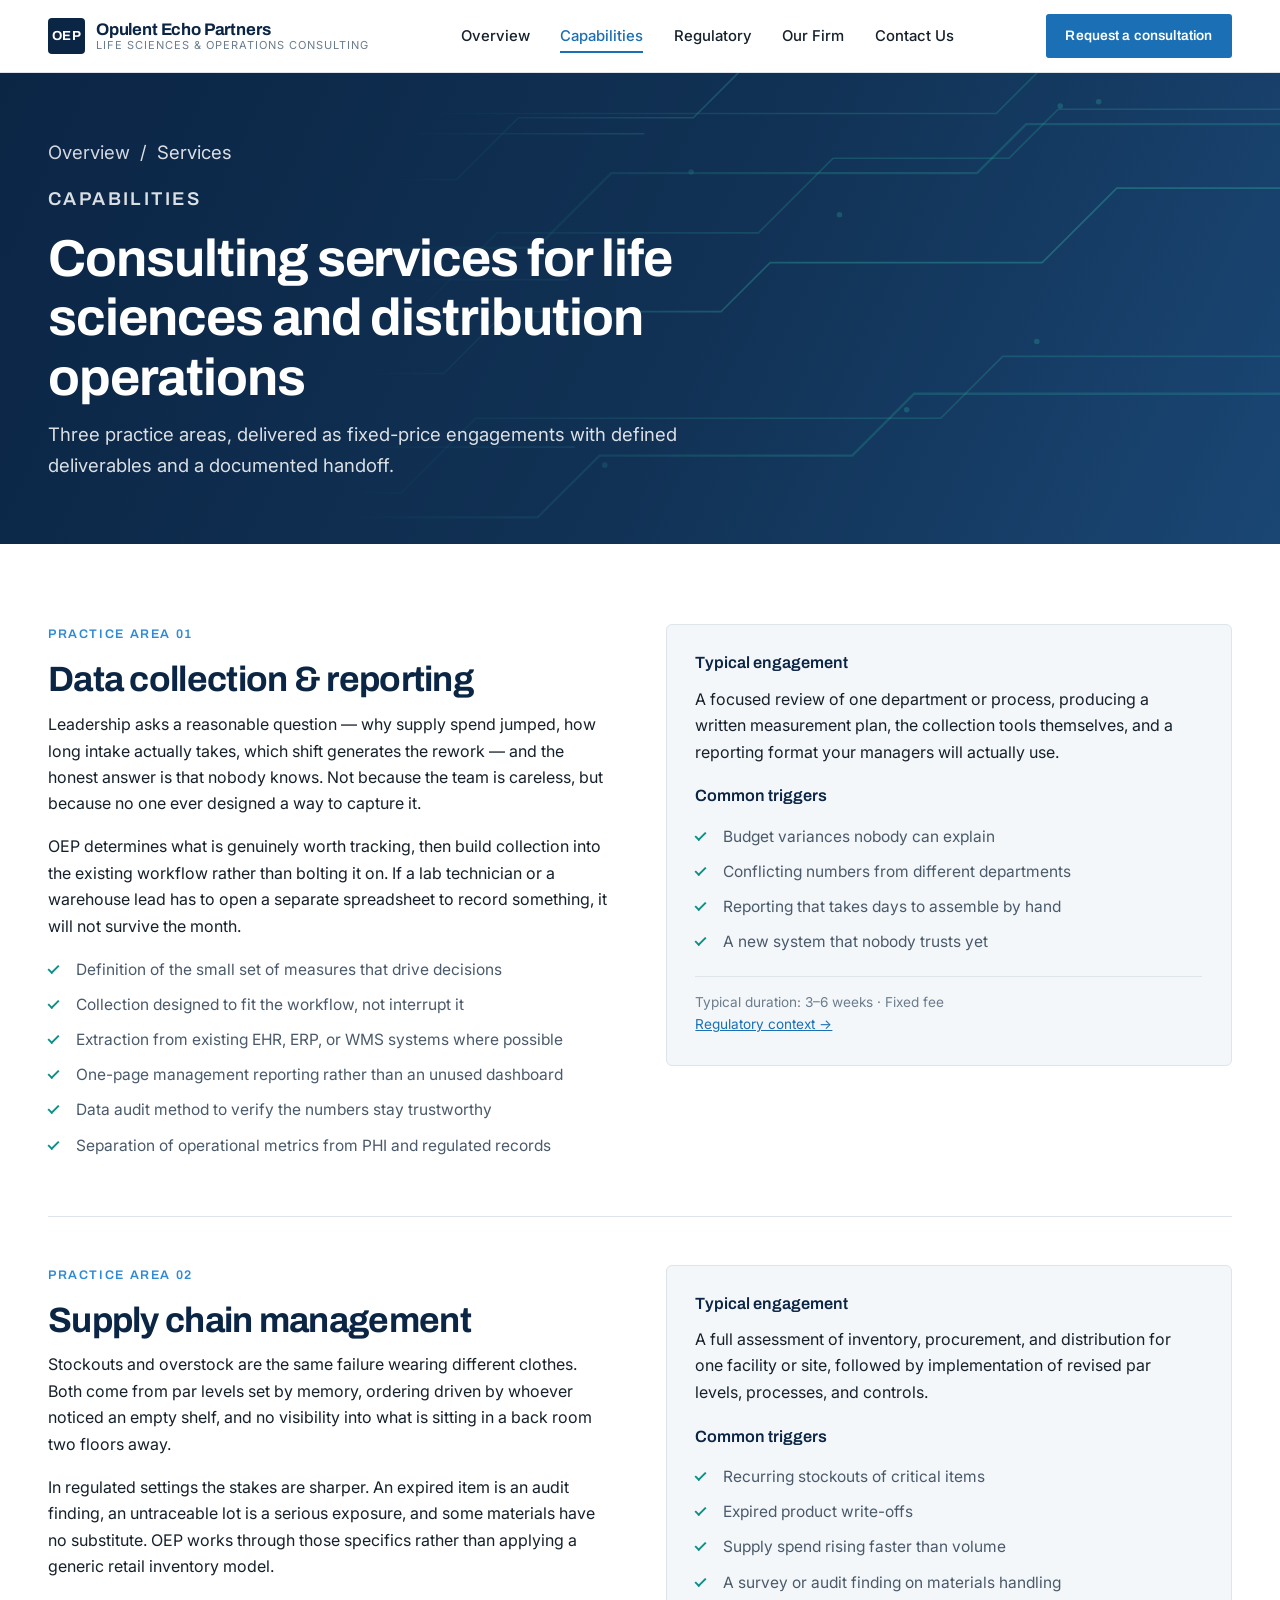
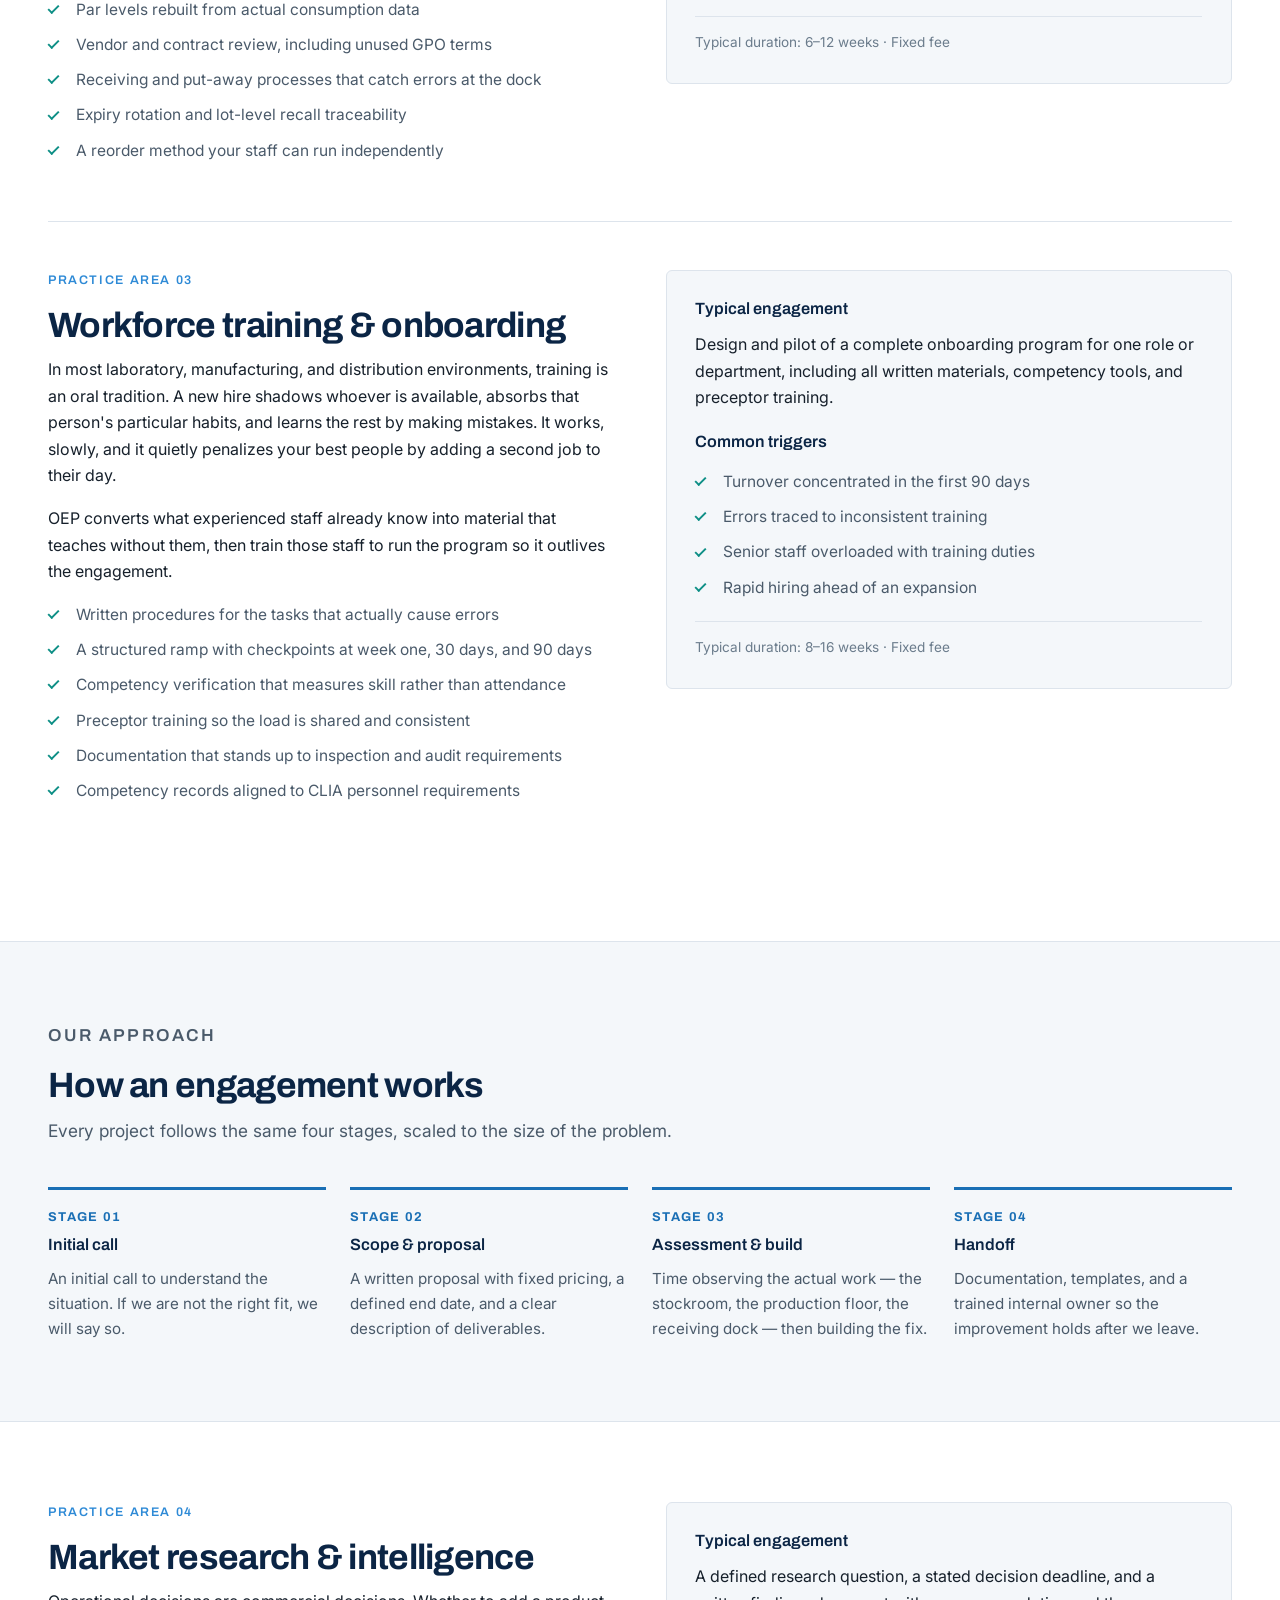
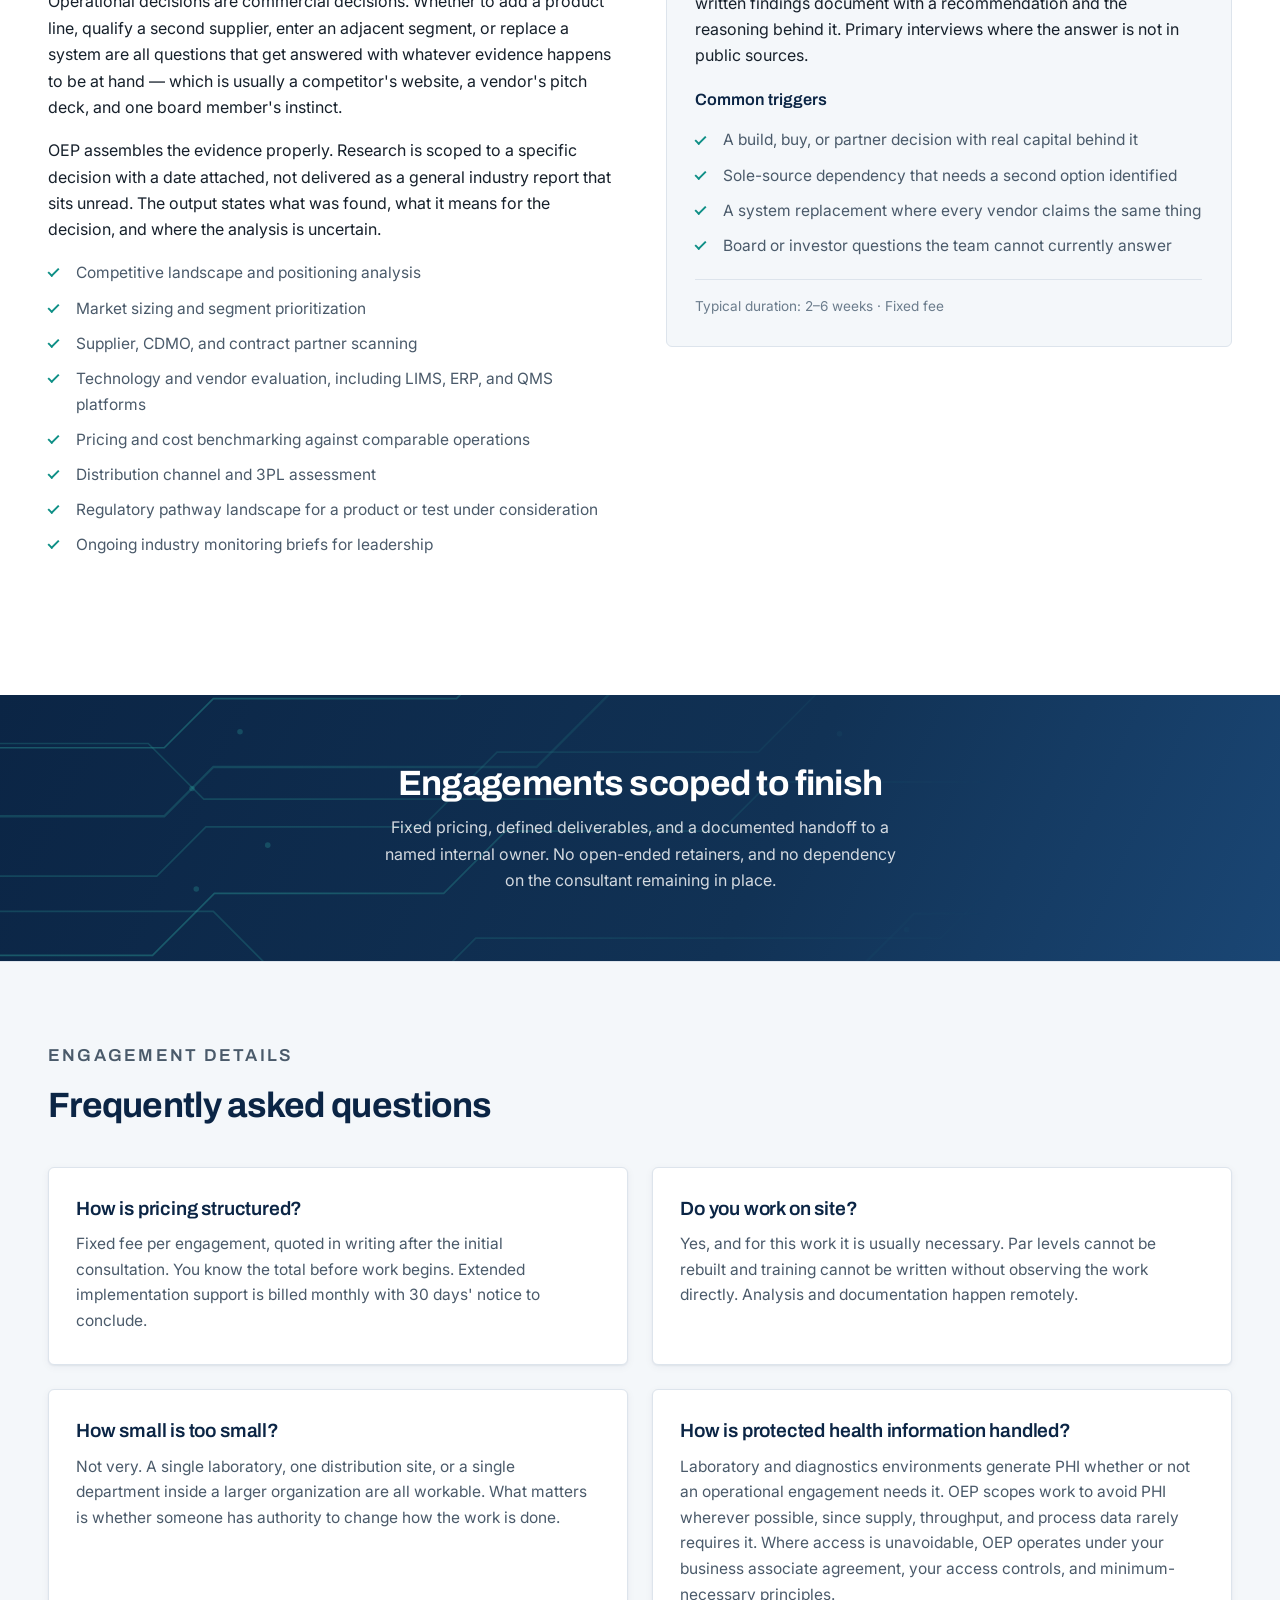
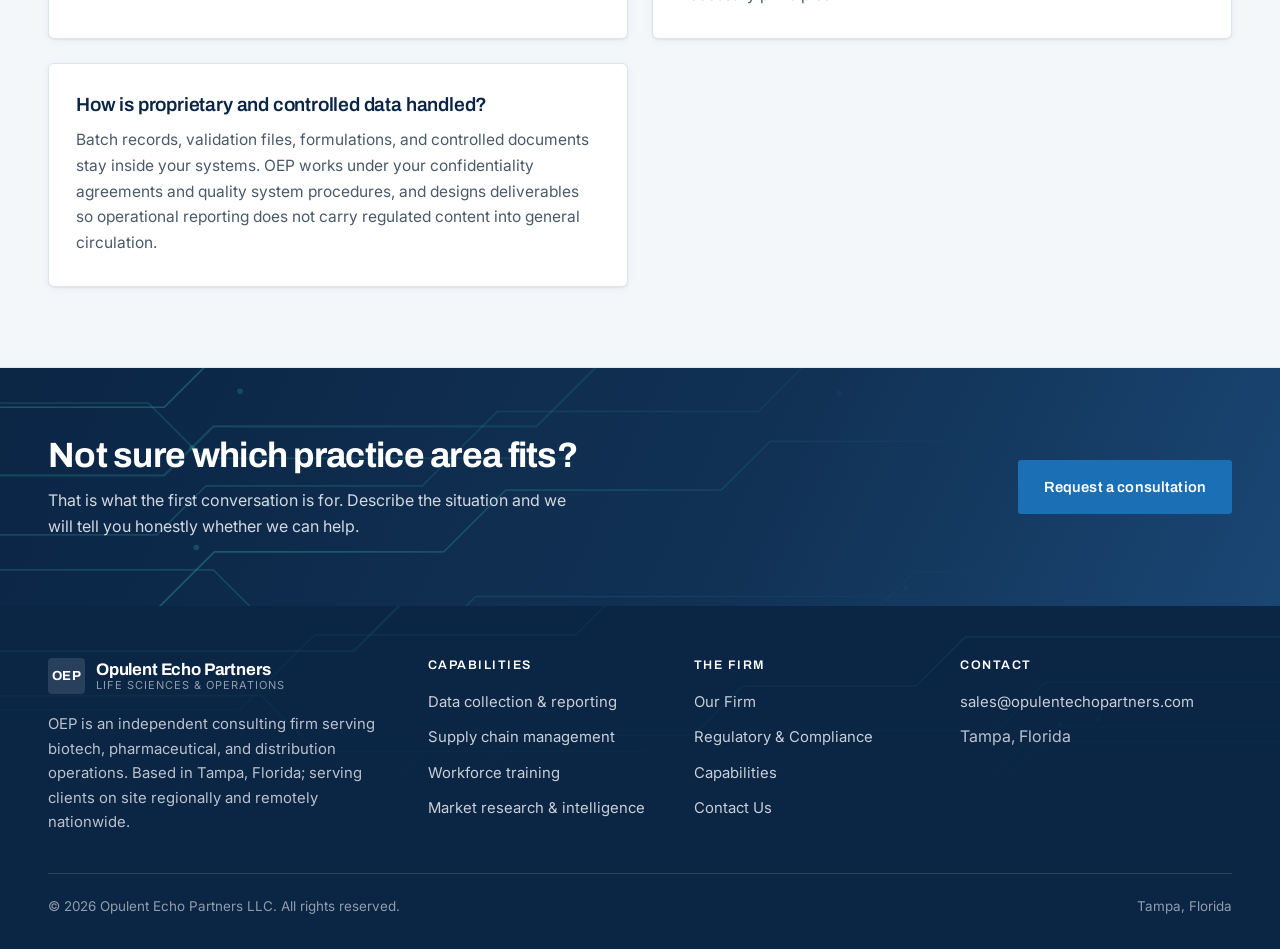
<file: services.html>
<!doctype html>
<html lang="en">
<head>
<meta charset="utf-8">
<meta name="viewport" content="width=device-width, initial-scale=1">
<title>Services | Opulent Echo Partners — Life Sciences &amp; Operations Consulting</title>
<meta name="description" content="Data collection systems, SKU and supply chain management, and workforce training programs for life sciences and distribution operations.">
<link rel="preconnect" href="https://fonts.googleapis.com">
<link rel="preconnect" href="https://fonts.gstatic.com" crossorigin>
<link href="https://fonts.googleapis.com/css2?family=Archivo:wght@500;600;700&family=Inter:wght@400;500;600&display=swap" rel="stylesheet">
<link rel="stylesheet" href="style.css">
</head>
<body>
<a class="skip" href="#main">Skip to main content</a>

<header class="site-header">
  <div class="wrap site-header__inner">
    <a class="brand" href="index.html">
      <span class="brand__mark">OEP</span>
      <span class="brand__text">
        <span class="brand__name">Opulent Echo Partners</span>
        <span class="brand__sub">Life Sciences &amp; Operations Consulting</span>
      </span>
    </a>
    <button class="nav-toggle" aria-expanded="false" aria-controls="site-nav">Menu</button>
    <nav class="site-nav" id="site-nav" aria-label="Main">
      <a href="index.html">Overview</a>
      <a href="services.html" aria-current="page">Capabilities</a>
      <a href="regulatory.html">Regulatory</a>
      <a href="about.html">Our Firm</a>
      <a href="contact.html">Contact Us</a>
    </nav>
    <div class="header-cta">
      <a class="btn btn--primary btn--sm" href="contact.html">Request a consultation</a>
    </div>
  </div>
</header>

<main id="main">

  <section class="hero hero--compact">
    <div class="wrap">
      <p class="crumbs"><a href="index.html">Overview</a> &nbsp;/&nbsp; Services</p>
      <p class="eyebrow">Capabilities</p>
      <h1>Consulting services for life sciences and distribution operations</h1>
      <p>Three practice areas, delivered as fixed-price engagements with defined deliverables and a documented handoff.</p>
    </div>
  </section>

  <section class="section">
    <div class="wrap">

      <div class="service-block" id="data">
        <div>
          <p class="eyebrow">Practice area 01</p>
          <h2>Data collection &amp; reporting</h2>
          <p>Leadership asks a reasonable question — why supply spend jumped, how long intake actually takes, which shift generates the rework — and the honest answer is that nobody knows. Not because the team is careless, but because no one ever designed a way to capture it.</p>
          <p>OEP determines what is genuinely worth tracking, then build collection into the existing workflow rather than bolting it on. If a lab technician or a warehouse lead has to open a separate spreadsheet to record something, it will not survive the month.</p>
          <ul class="checklist">
            <li>Definition of the small set of measures that drive decisions</li>
            <li>Collection designed to fit the workflow, not interrupt it</li>
            <li>Extraction from existing EHR, ERP, or WMS systems where possible</li>
            <li>One-page management reporting rather than an unused dashboard</li>
            <li>Data audit method to verify the numbers stay trustworthy</li>
            <li>Separation of operational metrics from PHI and regulated records</li>
          </ul>
        </div>
        <div class="service-block__panel">
          <h4>Typical engagement</h4>
          <p>A focused review of one department or process, producing a written measurement plan, the collection tools themselves, and a reporting format your managers will actually use.</p>
          <h4 style="margin-top:1.4rem">Common triggers</h4>
          <ul class="checklist">
            <li>Budget variances nobody can explain</li>
            <li>Conflicting numbers from different departments</li>
            <li>Reporting that takes days to assemble by hand</li>
            <li>A new system that nobody trusts yet</li>
          </ul>
          <p class="service-block__meta">Typical duration: 3–6 weeks · Fixed fee<br><a href="regulatory.html">Regulatory context &rarr;</a></p>
        </div>
      </div>

      <div class="service-block" id="supply">
        <div>
          <p class="eyebrow">Practice area 02</p>
          <h2>Supply chain management</h2>
          <p>Stockouts and overstock are the same failure wearing different clothes. Both come from par levels set by memory, ordering driven by whoever noticed an empty shelf, and no visibility into what is sitting in a back room two floors away.</p>
          <p>In regulated settings the stakes are sharper. An expired item is an audit finding, an untraceable lot is a serious exposure, and some materials have no substitute. OEP works through those specifics rather than applying a generic retail inventory model.</p>
          <ul class="checklist">
            <li>Par levels rebuilt from actual consumption data</li>
            <li>Vendor and contract review, including unused GPO terms</li>
            <li>Receiving and put-away processes that catch errors at the dock</li>
            <li>Expiry rotation and lot-level recall traceability</li>
            <li>A reorder method your staff can run independently</li>
          </ul>
        </div>
        <div class="service-block__panel">
          <h4>Typical engagement</h4>
          <p>A full assessment of inventory, procurement, and distribution for one facility or site, followed by implementation of revised par levels, processes, and controls.</p>
          <h4 style="margin-top:1.4rem">Common triggers</h4>
          <ul class="checklist">
            <li>Recurring stockouts of critical items</li>
            <li>Expired product write-offs</li>
            <li>Supply spend rising faster than volume</li>
            <li>A survey or audit finding on materials handling</li>
          </ul>
          <p class="service-block__meta">Typical duration: 6–12 weeks · Fixed fee</p>
        </div>
      </div>

      <div class="service-block" id="training">
        <div>
          <p class="eyebrow">Practice area 03</p>
          <h2>Workforce training &amp; onboarding</h2>
          <p>In most laboratory, manufacturing, and distribution environments, training is an oral tradition. A new hire shadows whoever is available, absorbs that person's particular habits, and learns the rest by making mistakes. It works, slowly, and it quietly penalizes your best people by adding a second job to their day.</p>
          <p>OEP converts what experienced staff already know into material that teaches without them, then train those staff to run the program so it outlives the engagement.</p>
          <ul class="checklist">
            <li>Written procedures for the tasks that actually cause errors</li>
            <li>A structured ramp with checkpoints at week one, 30 days, and 90 days</li>
            <li>Competency verification that measures skill rather than attendance</li>
            <li>Preceptor training so the load is shared and consistent</li>
            <li>Documentation that stands up to inspection and audit requirements</li>
            <li>Competency records aligned to CLIA personnel requirements</li>
          </ul>
        </div>
        <div class="service-block__panel">
          <h4>Typical engagement</h4>
          <p>Design and pilot of a complete onboarding program for one role or department, including all written materials, competency tools, and preceptor training.</p>
          <h4 style="margin-top:1.4rem">Common triggers</h4>
          <ul class="checklist">
            <li>Turnover concentrated in the first 90 days</li>
            <li>Errors traced to inconsistent training</li>
            <li>Senior staff overloaded with training duties</li>
            <li>Rapid hiring ahead of an expansion</li>
          </ul>
          <p class="service-block__meta">Typical duration: 8–16 weeks · Fixed fee</p>
        </div>
      </div>

    </div>
  </section>

  <section class="section section--grey">
    <div class="wrap">
      <div class="section__head">
        <p class="eyebrow eyebrow--dark">Our approach</p>
        <h2>How an engagement works</h2>
        <p>Every project follows the same four stages, scaled to the size of the problem.</p>
      </div>
      <div class="process">
        <div class="process__step reveal">
          <div class="process__num">STAGE 01</div>
          <h4>Initial call</h4>
          <p>An initial call to understand the situation. If we are not the right fit, we will say so.</p>
        </div>
        <div class="process__step reveal">
          <div class="process__num">STAGE 02</div>
          <h4>Scope &amp; proposal</h4>
          <p>A written proposal with fixed pricing, a defined end date, and a clear description of deliverables.</p>
        </div>
        <div class="process__step reveal">
          <div class="process__num">STAGE 03</div>
          <h4>Assessment &amp; build</h4>
          <p>Time observing the actual work — the stockroom, the production floor, the receiving dock — then building the fix.</p>
        </div>
        <div class="process__step reveal">
          <div class="process__num">STAGE 04</div>
          <h4>Handoff</h4>
          <p>Documentation, templates, and a trained internal owner so the improvement holds after we leave.</p>
        </div>
      </div>
    </div>
  </section>

  <section class="section">
    <div class="wrap">
      <div class="service-block" id="research">
        <div>
          <p class="eyebrow">Practice area 04</p>
          <h2>Market research &amp; intelligence</h2>
          <p>Operational decisions are commercial decisions. Whether to add a product line, qualify a second supplier, enter an adjacent segment, or replace a system are all questions that get answered with whatever evidence happens to be at hand &mdash; which is usually a competitor's website, a vendor's pitch deck, and one board member's instinct.</p>
          <p>OEP assembles the evidence properly. Research is scoped to a specific decision with a date attached, not delivered as a general industry report that sits unread. The output states what was found, what it means for the decision, and where the analysis is uncertain.</p>
          <ul class="checklist">
            <li>Competitive landscape and positioning analysis</li>
            <li>Market sizing and segment prioritization</li>
            <li>Supplier, CDMO, and contract partner scanning</li>
            <li>Technology and vendor evaluation, including LIMS, ERP, and QMS platforms</li>
            <li>Pricing and cost benchmarking against comparable operations</li>
            <li>Distribution channel and 3PL assessment</li>
            <li>Regulatory pathway landscape for a product or test under consideration</li>
            <li>Ongoing industry monitoring briefs for leadership</li>
          </ul>
        </div>
        <div class="service-block__panel">
          <h4>Typical engagement</h4>
          <p>A defined research question, a stated decision deadline, and a written findings document with a recommendation and the reasoning behind it. Primary interviews where the answer is not in public sources.</p>
          <h4 style="margin-top:1.4rem">Common triggers</h4>
          <ul class="checklist">
            <li>A build, buy, or partner decision with real capital behind it</li>
            <li>Sole-source dependency that needs a second option identified</li>
            <li>A system replacement where every vendor claims the same thing</li>
            <li>Board or investor questions the team cannot currently answer</li>
          </ul>
          <p class="service-block__meta">Typical duration: 2–6 weeks · Fixed fee</p>
        </div>
      </div>
    </div>
  </section>

  <section class="cta-band">
    <div class="wrap" style="max-width:54rem;text-align:center">
      <h2>Engagements scoped to finish</h2>
      <p style="margin-inline:auto">Fixed pricing, defined deliverables, and a documented handoff to a named internal owner. No open-ended retainers, and no dependency on the consultant remaining in place.</p>
    </div>
  </section>

  <section class="section section--grey">
    <div class="wrap">
      <div class="section__head">
        <p class="eyebrow eyebrow--dark">Engagement details</p>
        <h2>Frequently asked questions</h2>
      </div>
      <div class="grid grid--2">
        <article class="card">
          <h3>How is pricing structured?</h3>
          <p>Fixed fee per engagement, quoted in writing after the initial consultation. You know the total before work begins. Extended implementation support is billed monthly with 30 days' notice to conclude.</p>
        </article>
        <article class="card">
          <h3>Do you work on site?</h3>
          <p>Yes, and for this work it is usually necessary. Par levels cannot be rebuilt and training cannot be written without observing the work directly. Analysis and documentation happen remotely.</p>
        </article>
        <article class="card">
          <h3>How small is too small?</h3>
          <p>Not very. A single laboratory, one distribution site, or a single department inside a larger organization are all workable. What matters is whether someone has authority to change how the work is done.</p>
        </article>
        <article class="card">
          <h3>How is protected health information handled?</h3>
          <p>Laboratory and diagnostics environments generate PHI whether or not an operational engagement needs it. OEP scopes work to avoid PHI wherever possible, since supply, throughput, and process data rarely requires it. Where access is unavoidable, OEP operates under your business associate agreement, your access controls, and minimum-necessary principles.</p>
        </article>
        <article class="card">
          <h3>How is proprietary and controlled data handled?</h3>
          <p>Batch records, validation files, formulations, and controlled documents stay inside your systems. OEP works under your confidentiality agreements and quality system procedures, and designs deliverables so operational reporting does not carry regulated content into general circulation.</p>
        </article>
      </div>
    </div>
  </section>

  <section class="cta-band">
    <div class="wrap cta-band__inner">
      <div>
        <h2>Not sure which practice area fits?</h2>
        <p>That is what the first conversation is for. Describe the situation and we will tell you honestly whether we can help.</p>
      </div>
      <div class="cta-band__actions">
        <a class="btn btn--primary" href="contact.html">Request a consultation</a>
      </div>
    </div>
  </section>

</main>

<footer class="site-footer">
  <div class="wrap">
    <div class="site-footer__grid">
      <div>
        <a class="brand" href="index.html">
          <span class="brand__mark">OEP</span>
          <span class="brand__text">
            <span class="brand__name">Opulent Echo Partners</span>
            <span class="brand__sub">Life Sciences &amp; Operations</span>
          </span>
        </a>
        <p style="margin-top:1.1rem">OEP is an independent consulting firm serving biotech, pharmaceutical, and distribution operations. Based in Tampa, Florida; serving clients on site regionally and remotely nationwide.</p>
      </div>
      <div>
        <h4>Capabilities</h4>
        <ul>
          <li><a href="services.html#data">Data collection &amp; reporting</a></li>
          <li><a href="services.html#supply">Supply chain management</a></li>
          <li><a href="services.html#training">Workforce training</a></li>
          <li><a href="services.html#research">Market research &amp; intelligence</a></li>
        </ul>
      </div>
      <div>
        <h4>The Firm</h4>
        <ul>
          <li><a href="about.html">Our Firm</a></li>
          <li><a href="regulatory.html">Regulatory &amp; Compliance</a></li>
          <li><a href="services.html">Capabilities</a></li>
          <li><a href="contact.html">Contact Us</a></li>
        </ul>
      </div>
      <div>
        <h4>Contact</h4>
        <ul>
          <li><a href="mailto:sales@opulentechopartners.com">sales@opulentechopartners.com</a></li>
          <li>Tampa, Florida</li>
        </ul>
      </div>
    </div>
    <div class="wrap legal" style="width:100%">
      <span>&copy; 2026 Opulent Echo Partners LLC. All rights reserved.</span>
      <span>Tampa, Florida</span>
    </div>
  </div>
</footer>

<script src="site.js"></script>
</body>
</html>
</file>
<file: style.css>
/* ================================================================
   OEP LLC — corporate consulting site
   Colors and fonts are set in :root. Change them in one place.
   ================================================================ */

:root {
  --navy-900: #0B2545;
  --navy-800: #113255;
  --navy-700: #1A4674;
  --blue-500: #1A6FB5;
  --blue-400: #2E8AD6;
  --teal:     #0E8F86;

  --ink:      #16202B;
  --slate:    #4A5A6A;
  --slate-lt: #6B7C8C;
  --border:   #DDE4EC;
  --grey-50:  #F4F7FA;
  --white:    #FFFFFF;

  --head: "Archivo", system-ui, sans-serif;
  --body: "Inter", system-ui, sans-serif;

  --circuit: url("data:image/svg+xml,%3Csvg xmlns='http://www.w3.org/2000/svg' viewBox='0 0 1200 600' preserveAspectRatio='xMidYMid slice'%3E%3Cpath d='M-80,42 h412 l46,-46 h333 l70,-70 H1320' fill='none' stroke='%232FA8A0' stroke-opacity='0.48' stroke-width='2.2'/%3E%3Cpath d='M-80,97 h305 l70,-70 h245 l46,-46 h281 l46,-46 H1320' fill='none' stroke='%232FA8A0' stroke-opacity='0.3' stroke-width='1.6'/%3E%3Cpath d='M-80,163 h450 l46,-46 h518 l46,-46 H1320' fill='none' stroke='%232FA8A0' stroke-opacity='0.3' stroke-width='1.6'/%3E%3Cpath d='M-80,225 h234 l46,-46 h228 l58,-58 h164 l46,-46 h163 l46,-46 H1320' fill='none' stroke='%232FA8A0' stroke-opacity='0.48' stroke-width='1.6'/%3E%3Cpath d='M-80,289 h234 l46,-46 h303 l70,-70 h343 l46,-46 H1320' fill='none' stroke='%232FA8A0' stroke-opacity='0.3' stroke-width='2.2'/%3E%3Cpath d='M-80,345 h227 l46,-46 h203 l70,-70 h245 l70,-70 h165 l46,-46 H1320' fill='none' stroke='%232FA8A0' stroke-opacity='0.3' stroke-width='1.6'/%3E%3Cpath d='M-80,419 h223 l58,-58 h215 l58,-58 h202 l46,-46 h255 l70,-70 H1320' fill='none' stroke='%232FA8A0' stroke-opacity='0.48' stroke-width='1.6'/%3E%3Cpath d='M-80,473 h456 l70,-70 h436 l58,-58 H1320' fill='none' stroke='%232FA8A0' stroke-opacity='0.3' stroke-width='1.6'/%3E%3Cpath d='M-80,542 h309 l46,-46 h229 l58,-58 h237 l58,-58 H1320' fill='none' stroke='%232FA8A0' stroke-opacity='0.3' stroke-width='2.2'/%3E%3Cpath d='M-60,84 h305 l52,52 h307' fill='none' stroke='%232FA8A0' stroke-opacity='0.48' stroke-width='1.6'/%3E%3Cpath d='M-60,221 h199 l52,52 h342' fill='none' stroke='%232FA8A0' stroke-opacity='0.3' stroke-width='1.6'/%3E%3Cpath d='M-60,378 h260 l52,52 h287' fill='none' stroke='%232FA8A0' stroke-opacity='0.3' stroke-width='1.6'/%3E%3Cpath d='M-60,511 h307 l52,52 h348' fill='none' stroke='%232FA8A0' stroke-opacity='0.48' stroke-width='2.2'/%3E%3Ccircle cx='994' cy='110' r='2.6' fill='%232FA8A0' fill-opacity='0.35'/%3E%3Ccircle cx='251' cy='316' r='2.6' fill='%232FA8A0' fill-opacity='0.35'/%3E%3Ccircle cx='1030' cy='106' r='2.6' fill='%232FA8A0' fill-opacity='0.35'/%3E%3Ccircle cx='184' cy='357' r='2.6' fill='%232FA8A0' fill-opacity='0.35'/%3E%3Ccircle cx='972' cy='331' r='2.6' fill='%232FA8A0' fill-opacity='0.35'/%3E%3Ccircle cx='850' cy='395' r='2.6' fill='%232FA8A0' fill-opacity='0.35'/%3E%3Ccircle cx='106' cy='512' r='2.6' fill='%232FA8A0' fill-opacity='0.35'/%3E%3Ccircle cx='787' cy='212' r='2.6' fill='%232FA8A0' fill-opacity='0.35'/%3E%3Ccircle cx='299' cy='545' r='2.6' fill='%232FA8A0' fill-opacity='0.35'/%3E%3Ccircle cx='180' cy='263' r='2.6' fill='%232FA8A0' fill-opacity='0.35'/%3E%3Ccircle cx='648' cy='172' r='2.6' fill='%232FA8A0' fill-opacity='0.35'/%3E%3Ccircle cx='567' cy='447' r='2.6' fill='%232FA8A0' fill-opacity='0.35'/%3E%3Ccircle cx='860' cy='548' r='2.6' fill='%232FA8A0' fill-opacity='0.35'/%3E%3Ccircle cx='225' cy='210' r='2.6' fill='%232FA8A0' fill-opacity='0.35'/%3E%3C/svg%3E");

  --shadow-sm: 0 1px 2px rgba(11,37,69,.06), 0 2px 8px rgba(11,37,69,.05);
  --shadow-md: 0 4px 14px rgba(11,37,69,.10);
}

*, *::before, *::after { box-sizing: border-box; }

html { scroll-behavior: smooth; }

body {
  margin: 0;
  background: var(--white);
  color: var(--ink);
  font-family: var(--body);
  font-size: 1rem;
  line-height: 1.65;
  -webkit-font-smoothing: antialiased;
}

img { max-width: 100%; display: block; }

.wrap { width: min(100% - 2.5rem, 74rem); margin-inline: auto; }
.wrap--narrow { width: min(100% - 2.5rem, 56rem); margin-inline: auto; }

.skip {
  position: absolute; left: -9999px;
  background: var(--navy-900); color: #fff;
  padding: .6rem 1rem; z-index: 100;
}
.skip:focus { left: 1rem; top: 1rem; }

a { color: var(--blue-500); }
a:focus-visible, button:focus-visible {
  outline: 3px solid var(--blue-400); outline-offset: 2px;
}

/* ---------- type ---------- */

h1, h2, h3, h4 {
  font-family: var(--head);
  color: var(--navy-900);
  line-height: 1.15;
  letter-spacing: -0.02em;
  margin: 0 0 .7rem;
}
h1 { font-size: clamp(2.1rem, 4.6vw, 3.25rem); font-weight: 700; }
h2 { font-size: clamp(1.6rem, 3vw, 2.2rem); font-weight: 700; }
h3 { font-size: 1.2rem; font-weight: 600; letter-spacing: -0.01em; }
h4 { font-size: 1.02rem; font-weight: 600; letter-spacing: 0; }

p { margin: 0 0 1.05rem; }
p:last-child { margin-bottom: 0; }

.eyebrow {
  font-family: var(--head);
  font-size: .78rem;
  font-weight: 600;
  letter-spacing: .13em;
  text-transform: uppercase;
  color: var(--blue-400);
  margin: 0 0 .9rem;
}
.eyebrow--dark { color: var(--teal); }

.lede { font-size: 1.15rem; line-height: 1.6; color: var(--slate); }

/* ---------- header ---------- */

.site-header {
  position: sticky; top: 0; z-index: 50;
  background: rgba(255,255,255,.97);
  backdrop-filter: blur(6px);
  border-bottom: 1px solid var(--border);
}
.site-header__inner {
  display: flex; align-items: center; justify-content: space-between;
  gap: 1.5rem; min-height: 4.5rem;
}

.brand { display: flex; align-items: center; gap: .7rem; text-decoration: none; }
.brand__mark {
  width: 2.3rem; height: 2.3rem; flex: none;
  background: var(--navy-900); color: #fff;
  border-radius: 4px;
  display: grid; place-items: center;
  font-family: var(--head); font-weight: 700; font-size: .82rem; letter-spacing: .02em;
}
.brand__text { line-height: 1.15; }
.brand__name {
  font-family: var(--head); font-weight: 700; font-size: 1.05rem;
  color: var(--navy-900); letter-spacing: -0.01em; display: block;
}
.brand__sub {
  font-size: .69rem; letter-spacing: .09em; text-transform: uppercase;
  color: var(--slate-lt); display: block;
}

.site-nav { display: flex; align-items: center; gap: 1.9rem; }
.site-nav a {
  font-size: .93rem; font-weight: 500; color: var(--ink);
  text-decoration: none; padding: .3rem 0;
}
.site-nav a:hover { color: var(--blue-500); }
.site-nav a[aria-current="page"] {
  color: var(--blue-500);
  box-shadow: inset 0 -2px 0 var(--blue-500);
}

.header-cta { display: flex; align-items: center; gap: 1.1rem; }
.nav-toggle {
  display: none; background: none; border: 1px solid var(--border);
  border-radius: 4px; padding: .5rem .7rem; cursor: pointer;
  font-family: var(--head); font-size: .8rem; font-weight: 600; color: var(--navy-900);
}

/* ---------- buttons ---------- */

.btn {
  display: inline-block; font-family: var(--head);
  font-size: .92rem; font-weight: 600; letter-spacing: .01em;
  text-decoration: none; border-radius: 3px;
  padding: .78rem 1.5rem; border: 2px solid transparent;
  cursor: pointer; transition: background .16s ease, color .16s ease, border-color .16s ease;
  white-space: nowrap;
}
.btn--primary { background: var(--blue-500); color: #fff; border-color: var(--blue-500); }
.btn--primary:hover { background: var(--navy-900); border-color: var(--navy-900); }

.btn--ghost { background: transparent; color: #fff; border-color: rgba(255,255,255,.55); }
.btn--ghost:hover { background: #fff; color: var(--navy-900); border-color: #fff; }

.btn--outline { background: transparent; color: var(--navy-900); border-color: var(--border); }
.btn--outline:hover { background: var(--navy-900); color: #fff; border-color: var(--navy-900); }

.btn--sm { padding: .55rem 1.1rem; font-size: .86rem; }

/* ---------- hero ---------- */

.hero {
  background:
    linear-gradient(115deg, var(--navy-900) 0%, var(--navy-800) 55%, var(--navy-700) 100%);
  color: #fff;
  padding-block: clamp(3.5rem, 8vw, 6rem);
  position: relative;
  overflow: hidden;
}
.hero::after {
  content: ""; position: absolute; inset: 0;
  background-image: var(--circuit);
  background-size: cover;
  background-position: center right;
  opacity: .85;
  mask-image: linear-gradient(100deg, transparent 0%, transparent 30%, #000 62%, #000 100%);
  -webkit-mask-image: linear-gradient(100deg, transparent 0%, transparent 30%, #000 62%, #000 100%);
  pointer-events: none;
}
.hero > * { position: relative; z-index: 1; }
.hero h1 { color: #fff; max-width: 20ch; }
.hero p { color: rgba(255,255,255,.85); font-size: 1.16rem; max-width: 56ch; }
.hero__actions { display: flex; flex-wrap: wrap; gap: .9rem; margin-top: 2rem; }

.hero--compact { padding-block: clamp(2.8rem, 5vw, 4rem); }
.hero--compact h1 { max-width: 26ch; }

.crumbs {
  font-size: .82rem; color: rgba(255,255,255,.62); margin-bottom: 1rem;
}
.crumbs a { color: rgba(255,255,255,.82); text-decoration: none; }
.crumbs a:hover { text-decoration: underline; }

/* ---------- stat band ---------- */

.stats { background: var(--grey-50); border-bottom: 1px solid var(--border); }
.stats__grid {
  display: grid; grid-template-columns: repeat(3, 1fr);
  gap: 1px; background: var(--border);
  border-inline: 1px solid var(--border);
}
.stat { background: var(--grey-50); padding: 2rem 1.6rem; text-align: center; }
.stat__num {
  font-family: var(--head); font-size: 2.1rem; font-weight: 700;
  color: var(--navy-900); letter-spacing: -0.03em; line-height: 1.1;
}
.stat__label { font-size: .9rem; color: var(--slate); margin-top: .35rem; }

/* ---------- sections ---------- */

.section { padding-block: clamp(3.2rem, 6.5vw, 5rem); }
.section--grey { background: var(--grey-50); border-block: 1px solid var(--border); }

.section__head { max-width: 46rem; margin-bottom: 2.6rem; }
.section__head p { color: var(--slate); font-size: 1.08rem; }

/* ---------- card grid ---------- */

.grid { display: grid; gap: 1.5rem; }
.grid--3 { grid-template-columns: repeat(3, 1fr); }
.grid--2 { grid-template-columns: repeat(2, 1fr); }

.card {
  background: var(--white);
  border: 1px solid var(--border);
  border-radius: 6px;
  padding: 1.9rem 1.7rem;
  box-shadow: var(--shadow-sm);
  display: flex; flex-direction: column;
}
.card__icon {
  width: 2.75rem; height: 2.75rem; border-radius: 5px;
  background: #E8F1FA; color: var(--blue-500);
  display: grid; place-items: center; margin-bottom: 1.1rem;
}
.card__icon svg { width: 1.4rem; height: 1.4rem; }
.card p { color: var(--slate); font-size: .97rem; }
.card__link {
  margin-top: auto; padding-top: 1.1rem;
  font-family: var(--head); font-weight: 600; font-size: .9rem;
  text-decoration: none;
}
.card__link::after { content: " →"; }

/* ---------- checklist ---------- */

.checklist { list-style: none; margin: 1.1rem 0 0; padding: 0; }
.checklist li {
  position: relative; padding-left: 1.75rem; margin-bottom: .6rem;
  color: var(--slate); font-size: .97rem;
}
.checklist li::before {
  content: ""; position: absolute; left: 0; top: .52em;
  width: .7rem; height: .38rem;
  border-left: 2px solid var(--teal); border-bottom: 2px solid var(--teal);
  transform: rotate(-45deg);
}

/* ---------- service detail blocks ---------- */

.service-block {
  display: grid; grid-template-columns: 1fr 1fr;
  gap: 3.2rem; align-items: start;
  padding-block: 3rem;
  border-top: 1px solid var(--border);
}
.service-block:first-of-type { border-top: 0; padding-top: 0; }
.service-block__panel {
  background: var(--grey-50); border: 1px solid var(--border);
  border-radius: 6px; padding: 1.8rem;
}
.service-block__panel h4 { margin-bottom: .8rem; }
.service-block__meta {
  font-size: .85rem; color: var(--slate-lt);
  border-top: 1px solid var(--border); margin-top: 1.3rem; padding-top: .9rem;
}

/* ---------- process ---------- */

.process { display: grid; grid-template-columns: repeat(4, 1fr); gap: 1.5rem; }
.process__step { border-top: 3px solid var(--blue-500); padding-top: 1.1rem; }
.process__num {
  font-family: var(--head); font-size: .8rem; font-weight: 700;
  color: var(--blue-500); letter-spacing: .1em; margin-bottom: .45rem;
}
.process__step p { color: var(--slate); font-size: .95rem; }

/* ---------- industries ---------- */

.pill-row { display: flex; flex-wrap: wrap; gap: .6rem; margin-top: 1.5rem; }
.pill {
  border: 1px solid var(--border); background: var(--white);
  border-radius: 100px; padding: .45rem 1rem;
  font-size: .89rem; color: var(--slate);
}

/* ---------- quote / positioning band ---------- */

.pullquote {
  border-left: 4px solid var(--teal);
  padding-left: 1.6rem;
  font-family: var(--head); font-weight: 600;
  font-size: clamp(1.2rem, 2.4vw, 1.6rem);
  line-height: 1.35; letter-spacing: -0.015em;
  color: var(--navy-900);
}

/* ---------- CTA band ---------- */

.cta-band {
  background: linear-gradient(115deg, var(--navy-900) 0%, var(--navy-800) 60%, var(--navy-700) 100%);
  color: #fff;
  padding-block: clamp(3rem, 6vw, 4.2rem);
  position: relative;
  overflow: hidden;
}
.cta-band::before {
  content: ""; position: absolute; inset: 0;
  background-image: var(--circuit);
  background-size: cover;
  background-position: center;
  opacity: .8;
  mask-image: linear-gradient(90deg, #000 0%, #000 22%, transparent 78%);
  -webkit-mask-image: linear-gradient(90deg, #000 0%, #000 22%, transparent 78%);
  pointer-events: none;
}
.cta-band > * { position: relative; z-index: 1; }
.cta-band h2 { color: #fff; }
.cta-band p { color: rgba(255,255,255,.82); max-width: 52ch; }
.cta-band__inner {
  display: flex; flex-wrap: wrap; align-items: center;
  justify-content: space-between; gap: 2rem;
}
.cta-band__actions { display: flex; flex-wrap: wrap; gap: .9rem; }

/* ---------- contact ---------- */

.contact-layout { display: grid; grid-template-columns: 1.15fr 1fr; gap: 3.5rem; }

.field { margin-bottom: 1.1rem; }
.field label {
  display: block; font-family: var(--head); font-weight: 600;
  font-size: .88rem; margin-bottom: .35rem; color: var(--navy-900);
}
.field input, .field select, .field textarea {
  width: 100%; font-family: var(--body); font-size: .97rem;
  padding: .7rem .85rem; border: 1px solid var(--border);
  border-radius: 4px; background: #fff; color: var(--ink);
}
.field textarea { min-height: 8rem; resize: vertical; }
.field input:focus, .field select:focus, .field textarea:focus {
  outline: none; border-color: var(--blue-400);
  box-shadow: 0 0 0 3px rgba(46,138,214,.18);
}
.form-note { font-size: .85rem; color: var(--slate-lt); margin-top: .9rem; }

.info-panel {
  background: var(--grey-50); border: 1px solid var(--border);
  border-radius: 6px; padding: 1.9rem;
}
.info-row { border-top: 1px solid var(--border); padding-top: 1rem; margin-top: 1rem; }
.info-row:first-of-type { border-top: 0; padding-top: 0; margin-top: 0; }
.info-row dt {
  font-family: var(--head); font-size: .78rem; font-weight: 600;
  letter-spacing: .1em; text-transform: uppercase; color: var(--slate-lt);
}
.info-row dd { margin: .25rem 0 0; font-size: 1rem; }
.info-row dd a { font-weight: 600; text-decoration: none; }
.info-row dd a:hover { text-decoration: underline; }

/* ---------- bio ---------- */

.bio { display: grid; grid-template-columns: 15rem 1fr; gap: 2.8rem; align-items: start; }
.bio__portrait {
  aspect-ratio: 3/4; border-radius: 6px; border: 1px solid var(--border);
  background: linear-gradient(160deg, var(--navy-800), var(--navy-700));
  color: rgba(255,255,255,.55); display: grid; place-items: center;
  text-align: center; font-size: .8rem; padding: 1rem;
}
.bio__role {
  font-family: var(--head); font-weight: 600; color: var(--blue-500);
  font-size: .95rem; margin-bottom: 1.1rem;
}

/* ---------- footer ---------- */

.site-footer {
  background: var(--navy-900);
  color: rgba(255,255,255,.72);
  position: relative;
  overflow: hidden;
}
.site-footer::before {
  content: ""; position: absolute; inset: 0;
  background-image: var(--circuit);
  background-size: cover;
  background-position: top center;
  opacity: .28;
  mask-image: linear-gradient(#000 0%, transparent 55%);
  -webkit-mask-image: linear-gradient(#000 0%, transparent 55%);
  pointer-events: none;
}
.site-footer > * { position: relative; z-index: 1; }
.site-footer__grid {
  display: grid; grid-template-columns: 1.5fr 1fr 1fr 1.2fr;
  gap: 2.5rem; padding-block: 3.2rem 2.4rem;
}
.site-footer h4 {
  color: #fff; font-size: .78rem; letter-spacing: .12em;
  text-transform: uppercase; margin-bottom: 1rem;
}
.site-footer p { font-size: .93rem; }
.site-footer ul { list-style: none; margin: 0; padding: 0; }
.site-footer li { margin-bottom: .55rem; }
.site-footer a { color: rgba(255,255,255,.78); text-decoration: none; font-size: .93rem; }
.site-footer a:hover { color: #fff; text-decoration: underline; }
.site-footer .brand__mark { background: rgba(255,255,255,.12); }
.site-footer .brand__name { color: #fff; }
.site-footer .brand__sub { color: rgba(255,255,255,.55); }

.legal {
  border-top: 1px solid rgba(255,255,255,.14);
  padding-block: 1.3rem 2rem;
  font-size: .84rem; color: rgba(255,255,255,.55);
  display: flex; flex-wrap: wrap; justify-content: space-between; gap: .8rem;
}

/* ---------- motion ---------- */

.reveal { opacity: 0; transform: translateY(14px); transition: opacity .5s ease, transform .5s ease; }
.reveal.is-in { opacity: 1; transform: none; }

@media (prefers-reduced-motion: reduce) {
  html { scroll-behavior: auto; }
  .reveal { opacity: 1; transform: none; transition: none; }
  *, *::before, *::after { animation-duration: .01ms !important; transition-duration: .01ms !important; }
}

/* ---------- responsive ---------- */

@media (max-width: 62rem) {
  .grid--3 { grid-template-columns: repeat(2, 1fr); }
  .process { grid-template-columns: repeat(2, 1fr); }
  .service-block { grid-template-columns: 1fr; gap: 1.8rem; }
  .contact-layout { grid-template-columns: 1fr; gap: 2.5rem; }
  .site-footer__grid { grid-template-columns: repeat(2, 1fr); }
}

@media (max-width: 48rem) {
  .nav-toggle { display: block; order: 3; }
  .site-nav {
    display: none; order: 4; width: 100%;
    flex-direction: column; align-items: flex-start; gap: .2rem;
    padding: .5rem 0 1rem; border-top: 1px solid var(--border);
  }
  .site-nav.is-open { display: flex; }
  .site-nav a { width: 100%; padding: .6rem 0; }
  .site-header__inner { flex-wrap: wrap; gap: .8rem; }
  .grid--3, .grid--2 { grid-template-columns: 1fr; }
  .stats__grid { grid-template-columns: 1fr; }
  .process { grid-template-columns: 1fr; }
  .bio { grid-template-columns: 1fr; gap: 1.6rem; }
  .bio__portrait { max-width: 13rem; }
  .site-footer__grid { grid-template-columns: 1fr; gap: 2rem; }
  .header-cta .btn { display: none; }
}

/* ================================================================
   Mission statement band
   ================================================================ */

.mission {
  background: var(--white);
  padding-block: clamp(3rem, 5.5vw, 4.5rem);
  border-bottom: 1px solid var(--border);
}
.mission__inner { max-width: 60rem; }
.mission__label {
  font-family: var(--head); font-size: .78rem; font-weight: 600;
  letter-spacing: .14em; text-transform: uppercase; color: var(--blue-400);
  margin-bottom: 1.6rem;
}
.mission__statement {
  font-family: var(--head);
  font-size: clamp(1.5rem, 3vw, 2.35rem);
  font-weight: 600;
  line-height: 1.25;
  letter-spacing: -0.025em;
  color: var(--navy-900);
  margin: 0 0 1.6rem;
}
.mission__statement em {
  font-style: normal;
  color: var(--blue-500);
}
.mission__support {
  font-size: 1.08rem; color: var(--slate); max-width: 52rem;
}

/* Split section: two balanced columns */
.split {
  display: grid; grid-template-columns: 1fr 1fr;
  gap: 3.2rem; align-items: start;
}
.split--reverse .split__media { order: -1; }

@media (max-width: 62rem) {
  .split { grid-template-columns: 1fr; gap: 2rem; }
  .split--reverse .split__media { order: 0; }
  .figure--tall { aspect-ratio: 16/10; }
}

/* ================================================================
   Compact home page — value row and tight capability cards
   ================================================================ */

.card--tight { padding: 1.5rem 1.4rem; }
.card--tight h3 { font-size: 1.08rem; margin-bottom: .4rem; }
.card--tight p { font-size: .93rem; margin-bottom: 0; }
.card--tight .card__icon {
  width: 2.1rem; height: 2.1rem; margin-bottom: .85rem;
}
.card--tight .card__icon svg { width: 1.1rem; height: 1.1rem; }
.card--tight .card__link { padding-top: .9rem; font-size: .85rem; }

@media (max-width: 62rem) {
}
</file>
